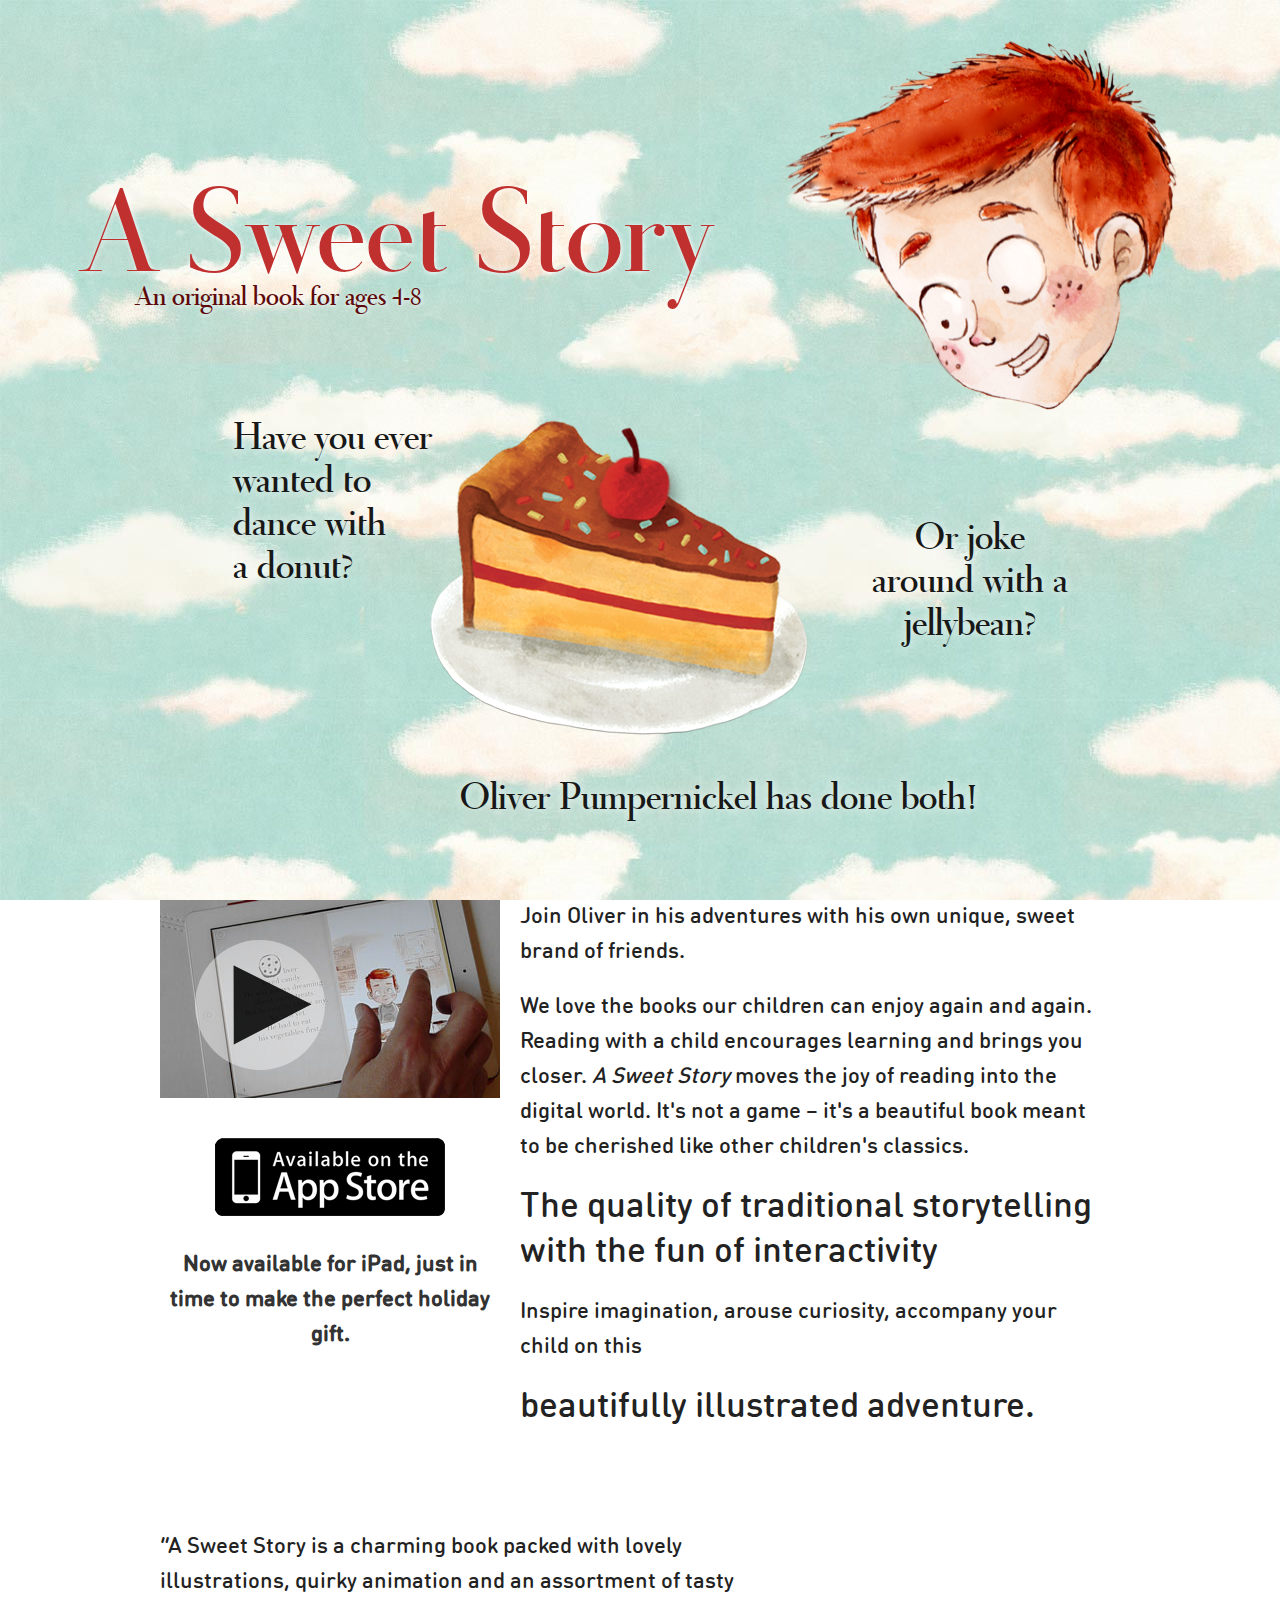
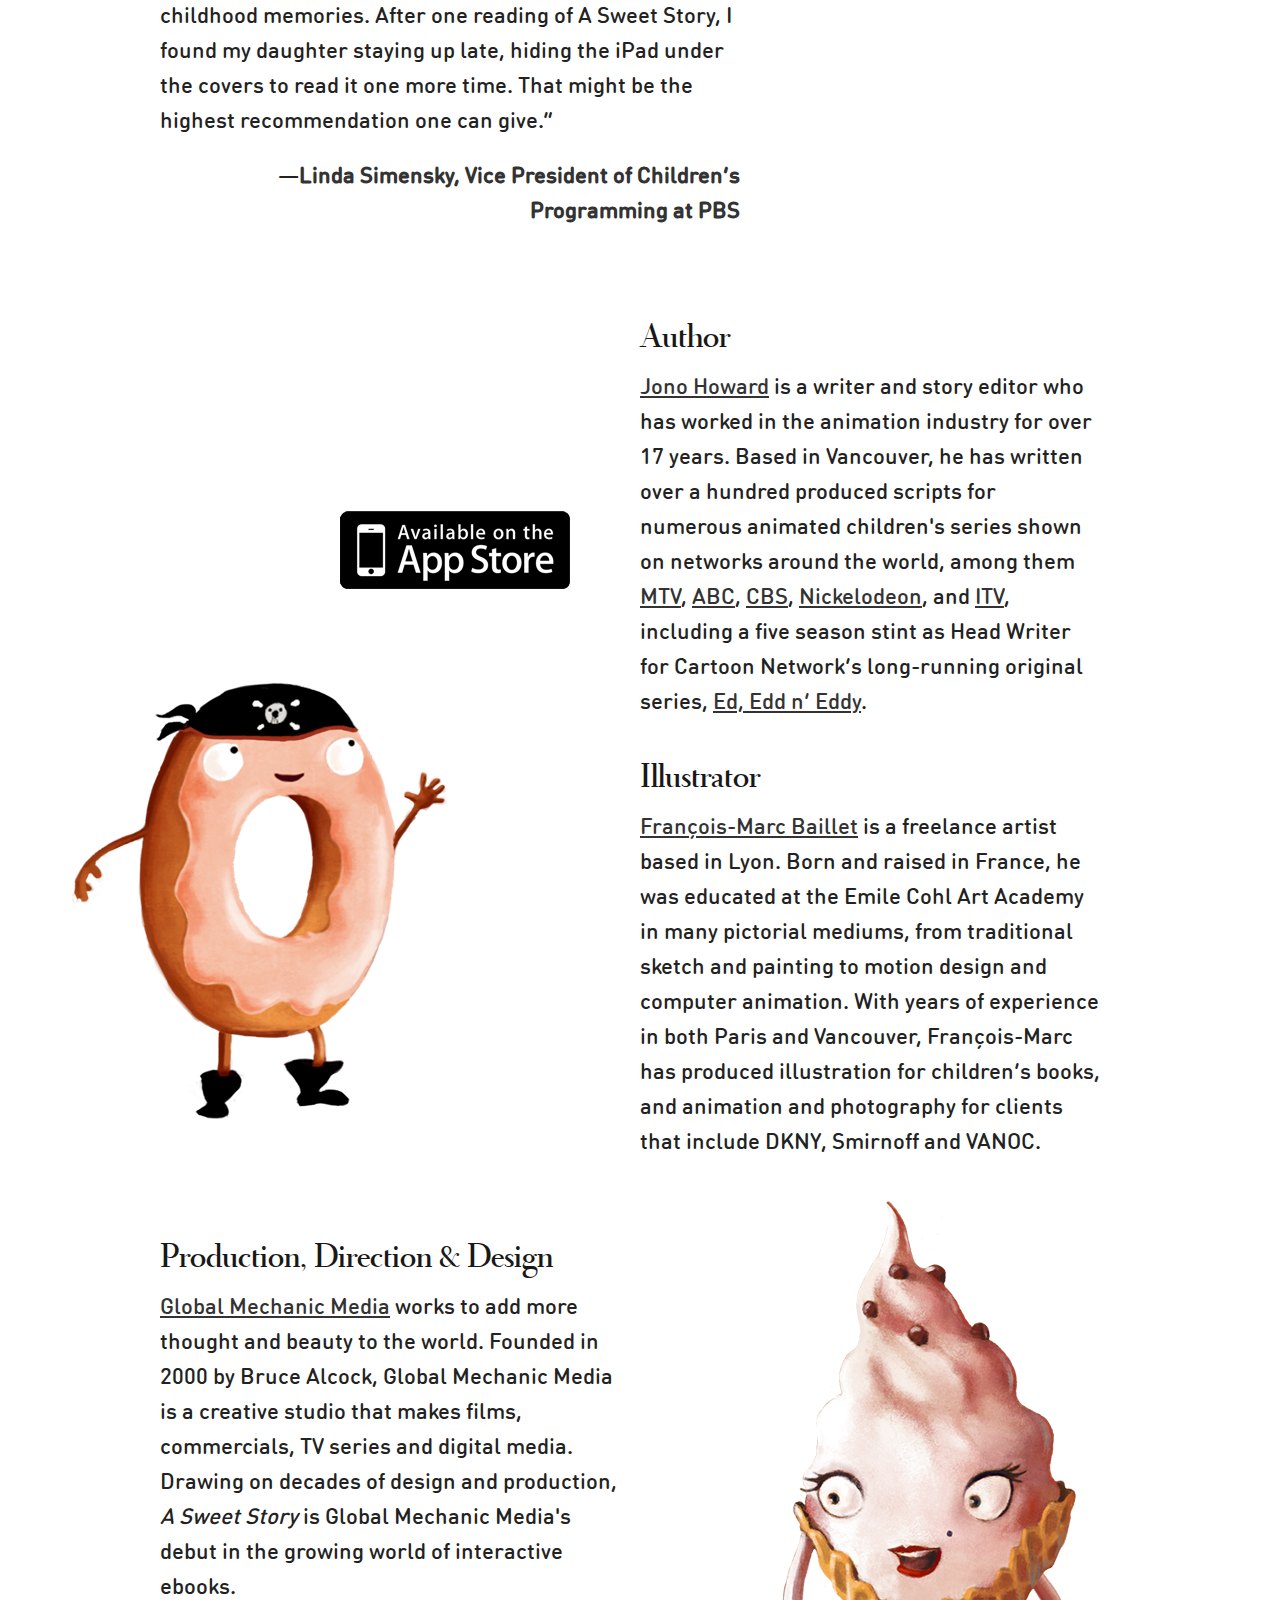
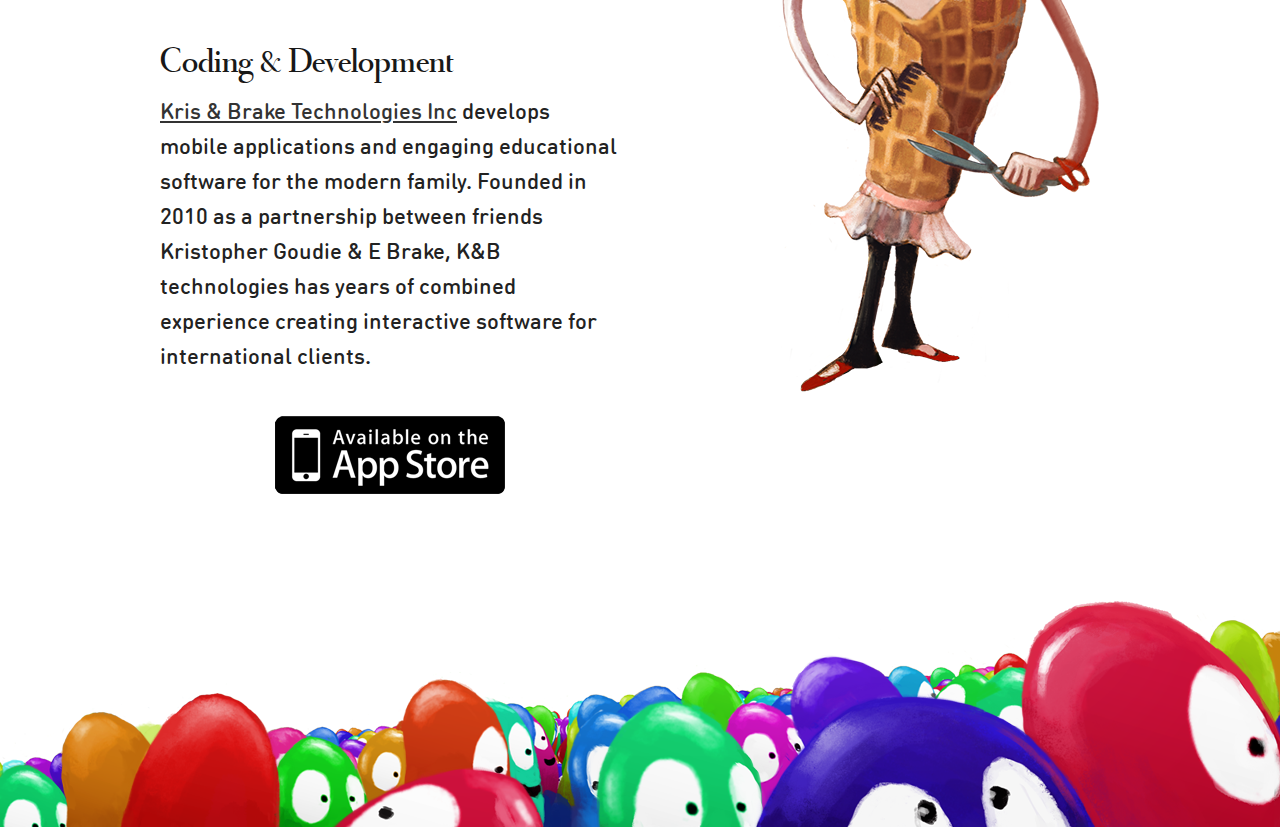
<file: index.html>
<!DOCTYPE html>
<!--[if lt IE 7 ]><html class="ie ie6" lang="en"> <![endif]-->
<!--[if IE 7 ]><html class="ie ie7" lang="en"> <![endif]-->
<!--[if IE 8 ]><html class="ie ie8" lang="en"> <![endif]-->
<!--[if (gte IE 9)|!(IE)]><!--><html lang="en"> <!--<![endif]-->
<head>
  <meta charset="utf-8">
  <title>A Sweet Story - The touching tale of Oliver the sweet toothed kid</title>
  <meta name="description" content="The touching tale of Oliver the sweet toothed kid">
  <meta name="author" content="">
  <meta name="viewport" content="width=device-width, initial-scale=1, maximum-scale=1">
  <script src="scripts.min.js"></script>
  <link rel="stylesheet" href="css/style.min.css">
  <link rel="shortcut icon" href="images/favicon.ico">
  <script type="text/javascript">
    var _gaq = _gaq || [];
    _gaq.push(['_setAccount', 'UA-5743826-5']);
    _gaq.push(['_trackPageview']);

    (function() {
      var ga = document.createElement('script'); ga.type = 'text/javascript'; ga.async = true;
      ga.src = ('https:' == document.location.protocol ? 'https://ssl' : 'http://www') + '.google-analytics.com/ga.js';
      var s = document.getElementsByTagName('script')[0]; s.parentNode.insertBefore(ga, s);
    })();
  </script>
</head>

<body>
  <div id="offscreen-elements-wrap">
    <div class="container">
      <div class="oliver-head"></div>
    	<header>
        <hgroup>
      		<h1>A Sweet Story</h1>
          <h3>An original book for ages 4-8</h3>
        </hgroup>
    	</header>
      <div id="intro">
        <div class="cake-plate">
        </div>
        <h2 class="question first">
          Have you ever<br>
          wanted to<br>
          dance with<br>
          a donut?</h2>
        <h2 class="question second">
          Or joke<br>
          around with a<br>
          jellybean?</h2>
        <h2 class="question third">
          Oliver Pumpernickel has done both!
        </h2>
      </div>
  		<div id="describe" class="row">
        <div class="columns six alpha">
          <video id="sweet-story-video" class="" controls="controls" preload="none" width="340" height="198" poster="images/video-thumb.jpg">
            <source src="video/sweetstory.mp4" type='video/mp4'>
            <source src="video/sweetstory.webm" type='video/webm'>
          </video>
          <p><a href="https://itunes.apple.com/us/app/a-sweet-story/id568246309?ls=1&amp;mt=8" class="app-store"></a></p>
          <p><strong>Now available for iPad, just in time to make the perfect holiday gift.</strong></p>
        </div>
        <div class="columns ten omega">
          <p>Join Oliver in his adventures with his own unique, sweet brand of friends.</p>
          <p>We love the books our children can enjoy again and again. Reading with a child encourages learning and brings you closer. <em>A Sweet Story</em> moves the joy of reading into the digital world. It's not a game &ndash; it's a beautiful book meant to be cherished like other children's classics.</p>
          <p class="big">The quality of traditional storytelling with the fun of interactivity</p>
          <p>Inspire imagination, arouse curiosity, accompany your child on this</p>
          <p class="big">beautifully illustrated adventure.</p>
        </div>
  		</div>
      <div id="about" class="row ready">
        <div class="columns ten alpha">
          <p>&ldquo;A Sweet Story is a charming book packed with lovely illustrations, quirky animation and an assortment of tasty childhood memories. After one reading of A Sweet Story, I found my daughter staying up late, hiding the iPad under the covers to read it one more time. That might be the highest recommendation one can give.&rdquo;</p>
          <p style="text-align: right;">&mdash;<strong>Linda Simensky, Vice President of Children’s Programming at PBS</strong></p>
        </div>
        <div class="columns six omega">
          <div class="sled hide"></div>
        </div>
      </div>
      <div id="creative" class="row">
        <div class="columns eight alpha">
          <div class="donut"></div>
          <a href="https://itunes.apple.com/us/app/a-sweet-story/id568246309?ls=1&amp;mt=8" class="app-store"></a>
        </div>
        <div class="columns eight omega">
          <h2>Author</h2>
          <p><a href="http://en.wikipedia.org/wiki/Jono_Howard">Jono Howard</a> is a writer and story editor who has worked in the animation industry for over 17 years. Based in Vancouver, he has written over a hundred produced scripts for numerous animated children's series shown on networks around the world, among them <a href="http://www.mtv.com">MTV</a>, <a href="http://abc.go.com">ABC</a>, <a href="http://www.cbs.com">CBS</a>, <a href="http://www.nick.com">Nickelodeon</a>, and <a href="http://www.itv.com">ITV</a>, including a five season stint as Head Writer for Cartoon Network’s long-running original series, <a href="http://www.cartoonnetwork.ca/tv/eds/index.php">Ed, Edd n’ Eddy</a>.</p>
          <h2>Illustrator</h2>
          <p><a href="http://www.fmbaillet.com">Fran&ccedil;ois-Marc Baillet</a> is a freelance artist based in Lyon. Born and raised in France, he was educated at the Emile Cohl Art Academy in many pictorial mediums, from traditional sketch and painting to motion design and computer animation. With years of experience in both Paris and Vancouver, Fran&ccedil;ois-Marc has produced illustration for children&rsquo;s books, and animation and photography for clients that include DKNY, Smirnoff and VANOC.</p>
        </div>
      </div>
      <div id="production">
        <div class="columns eight alpha">
          <h2>Production, Direction &amp; Design</h2>
          <p><a href="http://globalmechanic.com">Global Mechanic Media</a> works to add more thought and beauty to the world. Founded in 2000 by Bruce Alcock, Global Mechanic Media is a creative studio that makes films, commercials, TV series and digital media. Drawing on decades of design and production, <em>A Sweet Story</em> is Global Mechanic Media's debut in the growing world of interactive ebooks.</p>
          <h2>Coding &amp; Development</h2>
          <p><a href="http://www.krisandbrake.com">Kris &amp; Brake Technologies Inc</a> develops mobile applications and engaging educational software for the modern family. Founded in 2010 as a partnership between friends Kristopher Goudie &amp; E Brake, K&amp;B technologies has years of combined experience creating interactive software for international clients.</p>
          <div class="app-store-wrap">
            <a href="https://itunes.apple.com/us/app/a-sweet-story/id568246309?ls=1&amp;mt=8" class="app-store"></a>
          </div>
        </div>
        <div class="columns eight omega">
          <div class="ice-cream"></div>
        </div>
      </div>
    </div>
  </div>
  <footer>
    <div class="jellybeans back"></div>
    <div class="jellybeans mid"></div>
    <div class="jellybeans front"></div>
  </footer>
</body>
</html>
</file>
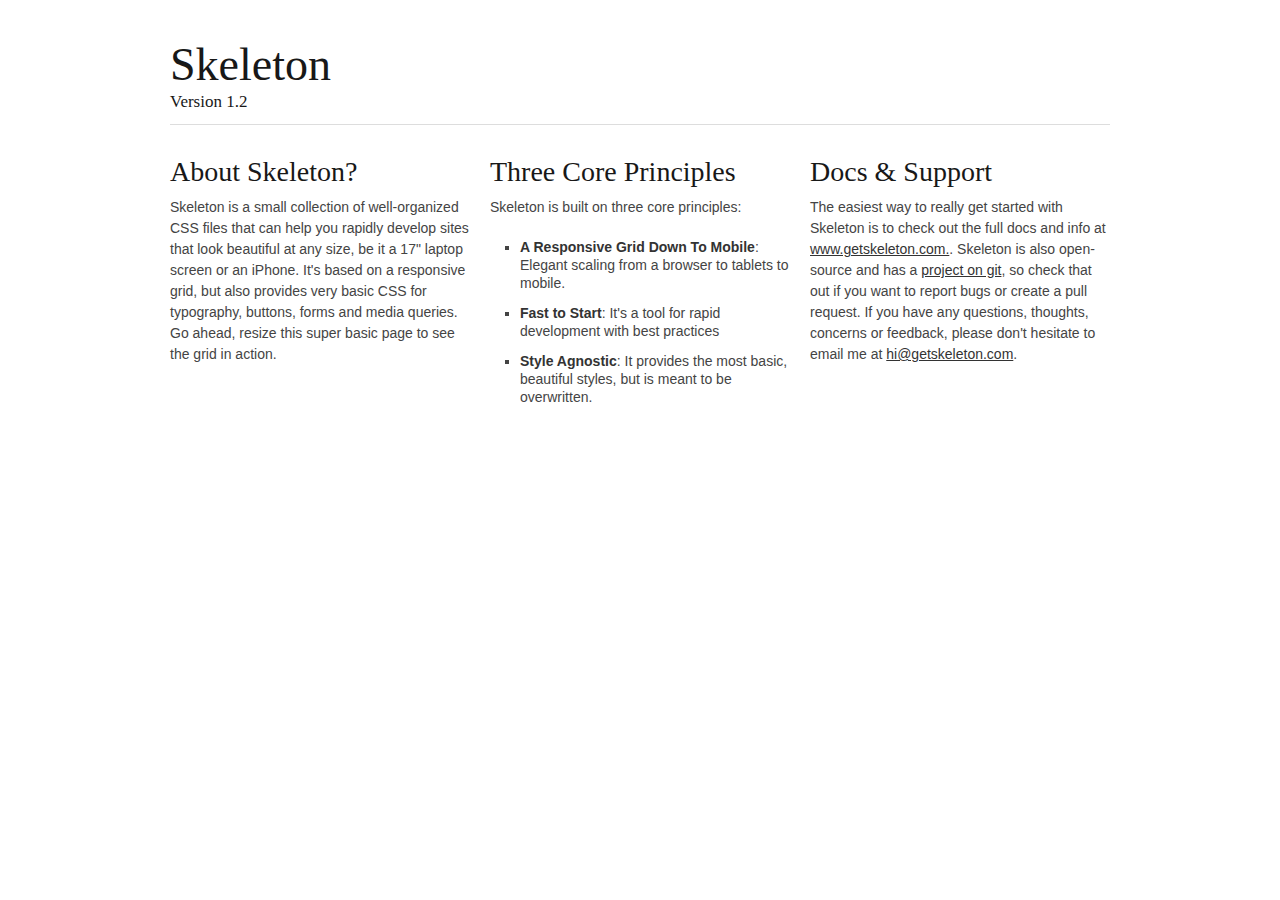
<file: css/skeleton/index.html>
<!DOCTYPE html>
<!--[if lt IE 7 ]><html class="ie ie6" lang="en"> <![endif]-->
<!--[if IE 7 ]><html class="ie ie7" lang="en"> <![endif]-->
<!--[if IE 8 ]><html class="ie ie8" lang="en"> <![endif]-->
<!--[if (gte IE 9)|!(IE)]><!--><html lang="en"> <!--<![endif]-->
<head>

	<!-- Basic Page Needs
  ================================================== -->
	<meta charset="utf-8">
	<title>Your Page Title Here :)</title>
	<meta name="description" content="">
	<meta name="author" content="">

	<!-- Mobile Specific Metas
  ================================================== -->
	<meta name="viewport" content="width=device-width, initial-scale=1, maximum-scale=1">

	<!-- CSS
  ================================================== -->
	<link rel="stylesheet" href="stylesheets/base.css">
	<link rel="stylesheet" href="stylesheets/skeleton.css">
	<link rel="stylesheet" href="stylesheets/layout.css">

	<!--[if lt IE 9]>
		<script src="http://html5shim.googlecode.com/svn/trunk/html5.js"></script>
	<![endif]-->

	<!-- Favicons
	================================================== -->
	<link rel="shortcut icon" href="images/favicon.ico">
	<link rel="apple-touch-icon" href="images/apple-touch-icon.png">
	<link rel="apple-touch-icon" sizes="72x72" href="images/apple-touch-icon-72x72.png">
	<link rel="apple-touch-icon" sizes="114x114" href="images/apple-touch-icon-114x114.png">

</head>
<body>



	<!-- Primary Page Layout
	================================================== -->

	<!-- Delete everything in this .container and get started on your own site! -->

	<div class="container">
		<div class="sixteen columns">
			<h1 class="remove-bottom" style="margin-top: 40px">Skeleton</h1>
			<h5>Version 1.2</h5>
			<hr />
		</div>
		<div class="one-third column">
			<h3>About Skeleton?</h3>
			<p>Skeleton is a small collection of well-organized CSS files that can help you rapidly develop sites that look beautiful at any size, be it a 17" laptop screen or an iPhone. It's based on a responsive grid, but also provides very basic CSS for typography, buttons, forms and media queries. Go ahead, resize this super basic page to see the grid in action.</p>
		</div>
		<div class="one-third column">
			<h3>Three Core Principles</h3>
			<p>Skeleton is built on three core principles:</p>
			<ul class="square">
				<li><strong>A Responsive Grid Down To Mobile</strong>: Elegant scaling from a browser to tablets to mobile.</li>
				<li><strong>Fast to Start</strong>: It's a tool for rapid development with best practices</li>
				<li><strong>Style Agnostic</strong>: It provides the most basic, beautiful styles, but is meant to be overwritten.</li>
			</ul>
		</div>
		<div class="one-third column">
			<h3>Docs &amp; Support</h3>
			<p>The easiest way to really get started with Skeleton is to check out the full docs and info at <a href="http://www.getskeleton.com">www.getskeleton.com.</a>. Skeleton is also open-source and has a <a href="https://github.com/dhgamache/skeleton">project on git</a>, so check that out if you want to report bugs or create a pull request. If you have any questions, thoughts, concerns or feedback, please don't hesitate to email me at <a href="mailto:hi@getskeleton.com">hi@getskeleton.com</a>.</p>
		</div>

	</div><!-- container -->


<!-- End Document
================================================== -->
</body>
</html>
</file>
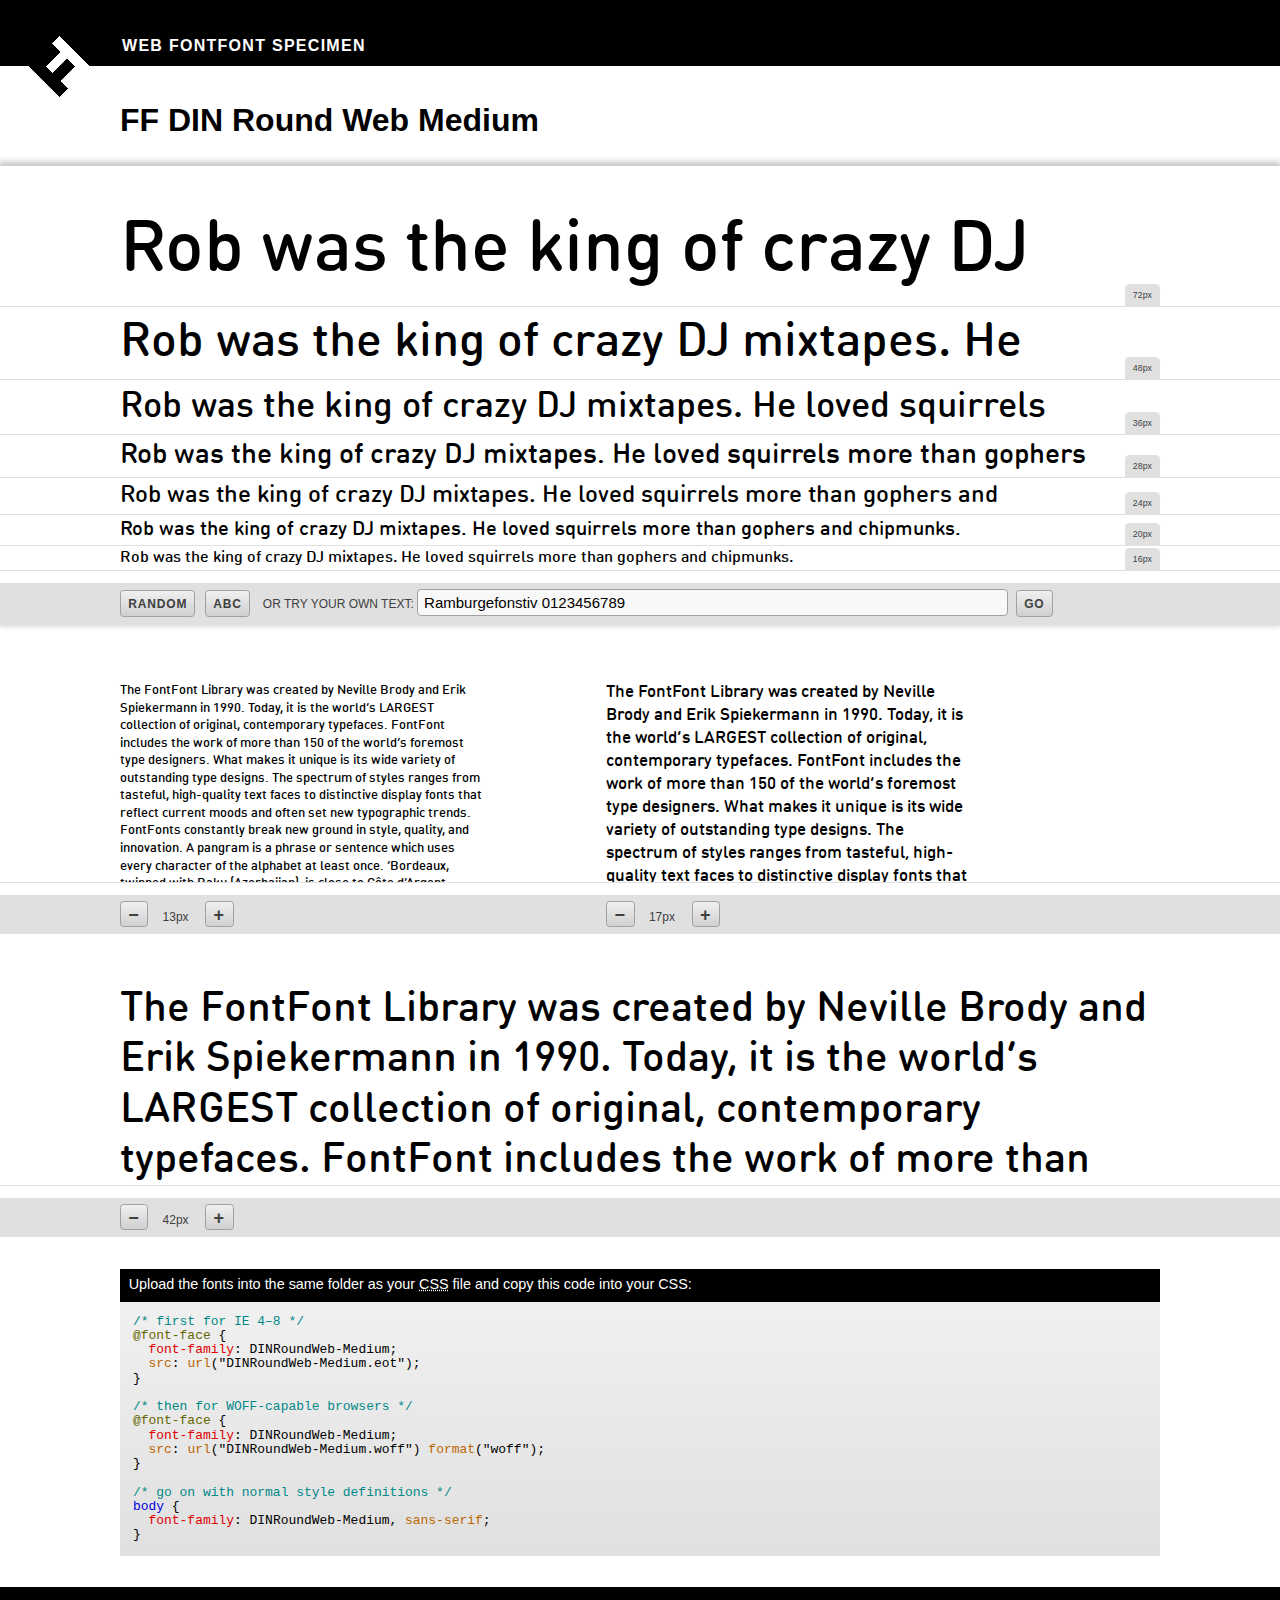
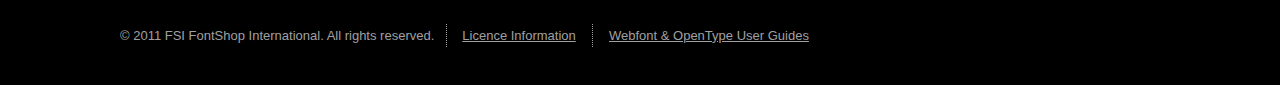
<file: css/din/DINRoundWebMedium.html>
<!DOCTYPE HTML PUBLIC "-//W3C//DTD HTML 4.01//EN"
	"http://www.w3.org/TR/html4/strict.dtd">
<html lang="en">
	<head>
		<meta http-equiv="X-UA-Compatible" content="IE=edge">
		<title>FF DIN Round Web</title>
		<meta http-equiv="Content-Type" content="text/html;charset=utf-8">
		<link rel="copyright" href="http://www.fontfont.com/" title="Copyright">
		<style type="text/css">
			<!--
			/* first for IE 4–8 */
			@font-face {
				font-family: DINRoundWeb-Medium;
				src: url("DINRoundWeb-Medium.eot");
			}

			/* then for WOFF-capable browsers */
			@font-face {
				font-family: DINRoundWeb-Medium;
				src: url("DINRoundWeb-Medium.woff") format("woff");
			}

			/* go on with normal style definitions */
			.sampletext { 
				font-family: DINRoundWeb-Medium, sans-serif;
			}
			
			/* Specific rules for this demo page */
			
			body {
				margin: 0;
				padding: 0;
				background-color: #fff;
				font-family: Arial, sans-serif;
				font-size: 16px;
				line-height: 1.25em;
			}
			
			form p {
				margin: 0;
				padding: 0 0 0 120px;
			}
			
			h1, h2, h3 {
				margin: 0;
			}
			
			h1 {
				text-transform: uppercase;
				letter-spacing: 0.08em;
				background-color: #000;
				color: #fff;
				font-size: 1em;
				line-height: 1.1em;
				padding: 2.3em 0 0.7em 122px;
			}
			
			h2 {
				padding: 1.2em 0 0.9em 120px;
				font-size: 2em;
				line-height: 1em;
			}
			
			h3 {
				font-weight: normal;
				background-color: #000;
				color: #fff;
				padding: 0.3em 0.6em 0.4em 0.6em;
				line-height: 1.6em;
				font-size: 0.9em;
			}
			
			img {
				border: none;
				margin: -68px 0 0 -91px;
				float: left;
			}
			
			input {
				border: 1px solid #a0a0a0;
			}
			
			input[type=button] {
				font-family: Arial, sans-serif;
				background-color: #f0f0f0;
				background: -moz-linear-gradient(top, #f0f0f0, #d0d0d0);
				background: -webkit-gradient(linear, left top, left bottom, from(#f0f0f0), to(#d0d0d0));
				background: linear-gradient(top, #f0f0f0, #d0d0d0);
				color: #404040;
				text-transform: uppercase;
				margin: 0 0.8em 0.4em 0;
				padding: 0.4em 0.6em 0.4em 0.6em;
				font-size: 12px;
				letter-spacing: 0.07em;
				line-height: 16px;
				font-weight: bold;
				-moz-border-radius: 0.3em;
				border-radius: 0.3em;
			}
			
			input[type=button]:hover {
				background-color: #fff;
				background: -moz-linear-gradient(top, #fff, #e0e0e0);
				background: -webkit-gradient(linear, left top, left bottom, from(#fff), to(#e0e0e0));
				background: linear-gradient(top, #fff, #e0e0e0);
			}
			
			input[type=button]:active {
				background-color: #d0d0d0;
				background: -moz-linear-gradient(top, #d0d0d0, #f0f0f0);
				background: -webkit-gradient(linear, left top, left bottom, from(#d0d0d0), to(#f0f0f0));
				background: linear-gradient(top, #d0d0d0, #f0f0f0);
			}
			
			input[type=text] {
				padding: 0.25em 0.4em 0.3em 0.4em;
				margin: 0 0.3em 0 0;
				font-size: 15px;
				line-height: 15px;
				background-color: #f8f8f8;
				-moz-border-radius: 4px;
				border-radius: 4px;
			}
			
			pre {
				font-family: Consolas, Courier, monospace;
				font-size: 0.81em;
				line-height: 1.1em;
				background-color: #e0e0e0;
				background: -moz-linear-gradient(top, #f0f0f0, #e0e0e0);
				background: -webkit-gradient(linear, left top, left bottom, from(#f0f0f0), to(#e0e0e0));
				background: linear-gradient(top, #f0f0f0, #e0e0e0);
				margin: 0;
				padding: 1em;
			}
			
			table {
				width: 100%;
				border-collapse: collapse;
			}
			
			td, th {
				vertical-align: bottom;
				font-weight: normal;
				padding: 0;
			}
			
			td.small1, td.small2, td.space, td.small3, #waterfall td, #waterfall th {
				border-bottom: 1px solid #e0e0e0;
			}
			
			td a:hover {
				background: none;
			}
			
			th {
				width: 2.2em;
				padding: 0 120px 0 0;
			}
			
			th p {
				font-size: 0.55em;
				margin: 0;
				padding: 0.1em 0.5em 0.1em 0.5em;
				color: #404040;
				background-color: #e0e0e0;
				-moz-border-radius-topleft: 0.5em;
				-moz-border-radius-topright: 0.5em;
				border-top-left-radius: 0.5em;
				border-top-right-radius: 0.5em;
			}
			
			#code, .sample {
				margin: 0;
				padding: 2em 0 0 0;
				color: #000;
			}
			
			#code {
				margin: 0 120px;
			}
			
			#foot {
				margin: 2.4em 0 0 0;
				padding: 3em 120px;
				background-color: #000;
				color: #a0a0a0;
				font-size: 13px;
				line-height: 20px;
			}
			
			#foot a:link, #foot a:visited, #foot a:hover, #foot a:active {
				color: #a0a0a0;
				text-decoration: underline;
				padding: 0.3em 1em 0.3em 1.2em;
				border-left: 1px dotted #a0a0a0;
				margin: 0 -0.6em 0 0.6em;
			}

			#foot a:hover, #foot a:active {
				color: #f0f0f0;
			}
			
			.shadow {
				-moz-box-shadow: 0 -0.1em 0.4em 0.07em #c0c0c0;
				-webkit-box-shadow: 0 -0.1em 0.4em 0.07em #c0c0c0;
				box-shadow: 0 -0.1em 0.4em 0.07em #c0c0c0;
				border-top: 1px solid #d0d0d0;
			}
			
			.sample, #foot { min-width: 32em; }
			
			.sample td p.sampletext {
				overflow: hidden;
				line-height: 1.5em;
				height: 1.5em;
				margin: 0;
				padding: 0 0 0 120px;
			}
			
			.sample .small td {
				vertical-align: top;
			}
			
			.sample .small td p.sampletext {
				height: 200px;
				line-height: 1.35em;
			}
			
			td.small1, td.small2 {
				padding-top: 1.6em;
				width: 38%;
			}
			
			td.small3 {
				padding-top: 3.2em;
				padding-right: 120px;
			}
			
			#bigcontrol, .smallcontrol {
				background-color: #e0e0e0;
				color: #404040;
				margin: 1em 0 0 0;
				padding: 0.5em 0.8em 0.2em 0;
				font-size: 0.75em;
				line-height: 1em;
			}
			
			#bigcontrol a, .smallcontrol a {
				margin: 0 1.4em 0 0;
				padding: 0;
			}
			
			#bigcontrol {
				text-transform: uppercase;
			}
			
			#big1 { font-size: 72px; }
			#big2 { font-size: 48px; }
			#big3 { font-size: 36px; }
			#big4 { font-size: 28px; }
			#big5 { font-size: 24px; }
			#big6 { font-size: 20px; }
			#big7 { font-size: 16px; }
			#small1 { font-size: 13px; }
			#small2 { font-size: 17px; }
			
			#small3 {
				font-size: 42px;
				line-height: 1.2em;
			}
			
			.comment { color: #088; }
			.rule    { color: #660; }
			.element { color: #00d; }
			.keyword { color: #d00; }
			.prop    { color: #b60; }
			
			.nobr { white-space: nowrap; }
			
			.smallcontrol input {
				margin: 0 0.8em 0.25em 0;
				padding: 0.1em 0.4em 0em 0.4em;
				font-size: 18px;
				line-height: 22px;
				-moz-border-radius: 0.2em;
				border-radius: 0.2em;
			}
			
			.smallSampleSize { margin-right: 0.8em; }
			
			-->
		</style>
		<script type="text/javascript">
			//<![CDATA[
			
			var myRandomSamples = new Array(
				"’n Pak kaarte be​staan uit 52 unieke kaarte.", // Afrikaans
				"Lirika përveç epikës dhe dra​ma​ti​kës është dhunti e tretë letrare", // Albanian
				"Peurvuiañ e vez un toullig en diaz, d’an dour da vont kuit.", // Breton
				"L’accés a l’aigua dolça és de​ter​mi​nant en l’expan​sió de les especies. També podrà des​qua​li​ficar juga​dors, d’acord amb la regla 5.", // Catalan
				"Ved ordspil forstås der et sam​spil imellem to eller flere se​man​tis​ke felter ved hjælp af ligheder på udtryksniveau.", // Danish
				"Het is de voedselbron van zoö​plankton en van hogere dieren.", // Dutch
				"Vicente Guerrero heeft 55.760 in​woners (census 2005) en is de hoofd​plaats van de gemeente San Pablo del Monte.", // Dutch
				"The quick brown fox jumps over the lazy dog.", // English
				"Võid on valmistatud ajast, kui loomapiima on toiduks tarvitatud.", // Estonian
				"Possessiivisuffiksi lii​tetään mah​dollisen sija​päätteen jälkeen.", // Finnish
				"Ces missions sont très souvent assurées par la même personne morale.", // French
				"Son intention est d’extirper les élé​ments qui re​ndent le golf él​itaire et le rendre à la portée de tout le monde.", // French
				"Al è muart di fan parcè che nol veve il fîl par taiâ la polente", // Friulian
				"Patroclo é o amigo máis próximo a Aqui​les, o seu compañeiro de armas.", // Galician
				"Eva jagt zwei Box​kämp​fer quer durch Sylt.", // German
				"1894 begann Drapers Haupt​schaffens​periode, in der er vor allem Themen aus der griechischen Mythologie großformatig malte.", // German
				"Snemmgrískur tími fyl​gir í kjöl​far myr​ku al​dan​na í sögu Grikk​lands Á þessum tíma", // Icelandic
				"Bendera Mada​gaskar disetujui tanggal 14 Oktober 1958, dua tahun sebelum kemer​dekaan, sementara Madagaskar bersiap-siap untuk referendum mengenai statusnya dalam erkumpulan Perancis.", // Indonesian
				"Significato de un obra litte​rari, sin con​side​ration de su expression.", // Interlingua
				"De ghnáth is gnío​mhaío​chtaí daonna atá i gceist.", // Irish
				"La lira è uno stru​men​to musi​cale a corde, noto fino dall’antichità greca classica; i poeti recitavano accompagnati da essa.", // Italian
				"Tendenzialmente la moda è in​comin​ciata all’inizio del ventunesimo secolo.", // Italian
				"Si soll eng éischte Kéier am Joer 1787 als Käre​mille ge​nannt gi sinn. Am Joer 1910 ass d’Mil​len un den Eugène La​mort, engem Neveu vum Jules Lamort, verkaaft ginn.", // Luxemburgish
				"Fototra amin’ny nahandro mala​gasy, aziatika sy indianina izy.", // Malagasy
				"En tesla er en svært stor enhet, jor​dens magnet​felt er på ca. 30 – 60 μT.", // Norwegian
				"Generalament, aquò se tròba a la pesca​riá, mas tanben al taulièr del fresc.", // Occitan
				"Cessou sua ativi​dade no fim da década de 1870.", // Portuguese
				"Tha e glè aotrom, agus a tha a’ fleòdrainn.", // Scottish Gaelic
				"Se comenzó por organizar lo que se lla​maba la gramática.", // Spanish
				"För varje vuxen älg som fälls skall en fällav​gift betalas till läns​styrelsen.", // Swedish
				"Sila ay karaniwang naninirahan mala​pit sa mga lawa at ilog.", // Tagalog
				"Li må d’ Lyme est foirt målåjhey a ric​noxhe, aprume å cmince.", // Walloon
				"Rob was the king of crazy DJ mix​tapes. He loved squir​rels more than gophers and chip​munks." // English
			);
			
			var mySampleIds = new Array("big1", "big2", "big3", "big4", "big5", "big6", "big7");
			
			var smallSampleSize = new Array(13, 17, 42);
			
			function updateSample(myText){
				var i;
				var sample;
				for (i in mySampleIds){
					sample = document.getElementById(mySampleIds[i]);
					sample.innerText = myText;
					sample.firstChild.nodeValue = myText;
				}
				if (myText.match(unescape('%79%65%6C%6C%6F%77'))){document.getElementsByTagName("h2")[0].style.backgroundColor="#ffde00";}
			}
			
			function abcSample(){updateSample("A​B​C​D​E​F​G​H​I​J​K​L​M​N​O​P​Q​R​S​T​U​V​W​X​Y​Z a​b​c​d​e​f​g​h​i​j​k​l​m​n​o​p​q​r​s​t​u​v​w​x​y​z 0​1​2​3​4​5​6​7​8​9");}
    	function customSample(){updateSample(document.bigcontrol.customSampleText.value);}
    	function randomSample(){updateSample(myRandomSamples[Math.round(Math.random()*(myRandomSamples.length-1))]);}
			
			function changeSampleSize(j, d){
				sample = document.getElementById("small" + j);
				if ((smallSampleSize[j-1] + d) > 0) {
					smallSampleSize[j-1] += d;
					newSize = smallSampleSize[j-1] + "px";
					sample.style.fontSize = newSize;
					var sizeDisplay = new Array();
					sizeDisplay = document.getElementsByName("smallSampleSize");
					sizeDisplay[j-1].innerText = newSize;
					sizeDisplay[j-1].firstChild.nodeValue = newSize;
				}
			}
			//]]>
		</script>

	</head>
	<body>
		<h1>Web FontFont Specimen</h1>
		<h2><img src="[data-uri]" width="61" height="61" alt="">FF DIN Round Web Medium</h2>
		<div class="sample shadow">
			<table id="waterfall">
				<tr>
					<td><p class="sampletext" id="big1">Rob was the king of crazy DJ mixtapes. He loved squirrels more than gophers and chipmunks.</p></td>
					<th><p>72px</p></th>
				</tr>
				<tr>
					<td><p class="sampletext" id="big2">Rob was the king of crazy DJ mixtapes. He loved squirrels more than gophers and chipmunks.</p></td>
					<th><p>48px</p></th>
				</tr>
				<tr>
					<td><p class="sampletext" id="big3">Rob was the king of crazy DJ mixtapes. He loved squirrels more than gophers and chipmunks.</p></td>
					<th><p>36px</p></th>
				</tr>
				<tr>
					<td><p class="sampletext" id="big4">Rob was the king of crazy DJ mixtapes. He loved squirrels more than gophers and chipmunks.</p></td>
					<th><p>28px</p></th>
				</tr>
				<tr>
					<td><p class="sampletext" id="big5">Rob was the king of crazy DJ mixtapes. He loved squirrels more than gophers and chipmunks.</p></td>
					<th><p>24px</p></th>
				</tr>
				<tr>
					<td><p class="sampletext" id="big6">Rob was the king of crazy DJ mixtapes. He loved squirrels more than gophers and chipmunks.</p></td>
					<th><p>20px</p></th>
				</tr>
				<tr>
					<td><p class="sampletext" id="big7">Rob was the king of crazy DJ mixtapes. He loved squirrels more than gophers and chipmunks.</p></td>
					<th><p>16px</p></th>
				</tr>
			</table>
			<form name="bigcontrol" id="bigcontrol" action="javascript:customSample();"><p><input name="randomSampleBtn" value="Random" type="button" onclick="randomSample()"><input name="abcSampleBtn" value="ABC" type="button" onclick="abcSample()">
			Or try your own text: <span class="nobr"><input name="customSampleText" type="text" size="62" maxlength="120" value="Ramburgefonstiv 0​1​2​3​4​5​6​7​8​9"> <input name="customSampleBtn" type="button" value="Go" onclick="customSample()"></span></p></form>
		</div>
		<div class="sample">
			<table class="small">
				<tr>
					<td class="small1"><p class="sampletext" id="small1">The FontFont Library was created by Neville Brody and Erik Spiekermann in 1990. Today, it is the world’s LARGEST collection of original, contemporary typefaces. FontFont includes the work of more than 150 of the world’s foremost type designers. What makes it unique is its wide variety of outstanding type designs. The spectrum of styles ranges from tasteful, high-quality text faces to distinctive display fonts that reflect current moods and often set new typographic trends. FontFonts constantly break new ground in style, quality, and innovation. A pangram is a phrase or sentence which uses every character of the alphabet at least once. ‘Bordeaux, twinned with Baku (Azerbaijan), is close to Côte d’Argent, where famous explorer Jacques-Yves Cousteau was born’, for instance, contains every letter. Often only a single test word is used, such as Handgloves, Rafgenduks or Hamburgefonstiv. These words are chosen because they contain many of the different shapes and strokes found in a typeface.</p></td>
					<td class="small2"><p class="sampletext" id="small2">The FontFont Library was created by Neville Brody and Erik Spiekermann in 1990. Today, it is the world’s LARGEST collection of original, contemporary typefaces. FontFont includes the work of more than 150 of the world’s foremost type designers. What makes it unique is its wide variety of outstanding type designs. The spectrum of styles ranges from tasteful, high-quality text faces to distinctive display fonts that reflect current moods and often set new typographic trends. FontFonts constantly break new ground in style, quality, and innovation. A pangram is a phrase or sentence which uses every character of the alphabet at least once. ‘Bordeaux, twinned with Baku (Azerbaijan), is close to Côte d’Argent, where famous explorer Jacques-Yves Cousteau was born’, for instance, contains every letter. Often only a single test word is used, such as Handgloves, Rafgenduks or Hamburgefonstiv. These words are chosen because they contain many of the different shapes and strokes found in a typeface.</p></td>
					<td class="space">&nbsp;</td>
				</tr>
				<tr>
					<td><form name="smallcontrol1" class="smallcontrol" action="javascript:return(False);">
						<p><input name="smallerBtn" type="button" value="−" onclick="changeSampleSize(1, -1)"><a name="smallSampleSize" class="smallSampleSize">13px</a><input name="largerBtn" type="button" value="+" onclick="changeSampleSize(1, 1)"></p></form></td>
					<td colspan="2"><form name="smallcontrol2" class="smallcontrol" action="javascript:return(False);">
						<p><input name="smallerBtn" type="button" value="−" onclick="changeSampleSize(2, -1)"><a name="smallSampleSize" class="smallSampleSize">17px</a><input name="largerBtn" type="button" value="+" onclick="changeSampleSize(2, 1)"></p></form></td>
				</tr>
				<tr>
					<td class="small3" colspan="3"><p class="sampletext" id="small3">The FontFont Library was created by Neville Brody and Erik Spiekermann in 1990. Today, it is the world’s LARGEST collection of original, contemporary typefaces. FontFont includes the work of more than 150 of the world’s foremost type designers. What makes it unique is its wide variety of outstanding type designs. The spectrum of styles ranges from tasteful, high-quality text faces to distinctive display fonts that reflect current moods and often set new typographic trends. FontFonts constantly break new ground in style, quality, and innovation. A pangram is a phrase or sentence which uses every character of the alphabet at least once. ‘Bordeaux, twinned with Baku (Azerbaijan), is close to Côte d’Argent, where famous explorer Jacques-Yves Cousteau was born’, for instance, contains every letter. Often only a single test word is used, such as Handgloves, Rafgenduks or Hamburgefonstiv. These words are chosen because they contain many of the different shapes and strokes found in a typeface.</p></td>
				</tr>
				<tr>
					<td colspan="3"><form name="smallcontrol3" class="smallcontrol" action="javascript:return(False);">
						<p><input name="smallerBtn" type="button" value="−" onclick="changeSampleSize(3, -1)"><a name="smallSampleSize" class="smallSampleSize">42px</a><input name="largerBtn" type="button" value="+" onclick="changeSampleSize(3, 1)"></p>
						</form></td>
				</tr>
			</table>
		</div>
		<div id="code">
			<h3>Upload the fonts into the same folder as your <abbr title="Cascading Style Sheet">CSS</abbr> file and copy this code into your CSS:</h3>
			<pre><span class="comment">/* first for IE 4–8 */</span>
<span class="rule">@font-face</span> {
  <span class="keyword">font-family</span>: DINRoundWeb-Medium;
  <span class="prop">src</span>: <span class="prop">url</span>("DINRoundWeb-Medium.eot");
}

<span class="comment">/* then for WOFF-capable browsers */</span>
<span class="rule">@font-face</span> {
  <span class="keyword">font-family</span>: DINRoundWeb-Medium;
  <span class="prop">src</span>: <span class="prop">url</span>("DINRoundWeb-Medium.woff") <span class="prop">format</span>("woff");
}

<span class="comment">/* go on with normal style definitions */</span>
<span class="element">body</span> { 
  <span class="keyword">font-family</span>: DINRoundWeb-Medium, <span class="prop">sans-serif</span>;
}</pre>
		</div>
		<p id="foot">© 2011 FSI FontShop International. All rights reserved.
				<a href="http://www.fontfont.com/eula-web">Licence Information</a>
				<a href="http://www.fontfont.com/formats/">Webfont &amp; OpenType User Guides</a></p>
	</body>
</html>
</file>
<file: css/skeleton/stylesheets/base.css>
/*
* Skeleton V1.2
* Copyright 2011, Dave Gamache
* www.getskeleton.com
* Free to use under the MIT license.
* http://www.opensource.org/licenses/mit-license.php
* 6/20/2012
*/


/* Table of Content
==================================================
	#Reset & Basics
	#Basic Styles
	#Site Styles
	#Typography
	#Links
	#Lists
	#Images
	#Buttons
	#Forms
	#Misc */


/* #Reset & Basics (Inspired by E. Meyers)
================================================== */
	html, body, div, span, applet, object, iframe, h1, h2, h3, h4, h5, h6, p, blockquote, pre, a, abbr, acronym, address, big, cite, code, del, dfn, em, img, ins, kbd, q, s, samp, small, strike, strong, sub, sup, tt, var, b, u, i, center, dl, dt, dd, ol, ul, li, fieldset, form, label, legend, table, caption, tbody, tfoot, thead, tr, th, td, article, aside, canvas, details, embed, figure, figcaption, footer, header, hgroup, menu, nav, output, ruby, section, summary, time, mark, audio, video {
		margin: 0;
		padding: 0;
		border: 0;
		font-size: 100%;
		font: inherit;
		vertical-align: baseline; }
	article, aside, details, figcaption, figure, footer, header, hgroup, menu, nav, section {
		display: block; }
	body {
		line-height: 1; }
	ol, ul {
		list-style: none; }
	blockquote, q {
		quotes: none; }
	blockquote:before, blockquote:after,
	q:before, q:after {
		content: '';
		content: none; }
	table {
		border-collapse: collapse;
		border-spacing: 0; }


/* #Basic Styles
================================================== */
	body {
		background: #fff;
		font: 14px/21px "HelveticaNeue", "Helvetica Neue", Helvetica, Arial, sans-serif;
		color: #444;
		-webkit-font-smoothing: antialiased; /* Fix for webkit rendering */
		-webkit-text-size-adjust: 100%;
 }


/* #Typography
================================================== */
	h1, h2, h3, h4, h5, h6 {
		color: #181818;
		font-family: "Georgia", "Times New Roman", serif;
		font-weight: normal; }
	h1 a, h2 a, h3 a, h4 a, h5 a, h6 a { font-weight: inherit; }
	h1 { font-size: 46px; line-height: 50px; margin-bottom: 14px;}
	h2 { font-size: 35px; line-height: 40px; margin-bottom: 10px; }
	h3 { font-size: 28px; line-height: 34px; margin-bottom: 8px; }
	h4 { font-size: 21px; line-height: 30px; margin-bottom: 4px; }
	h5 { font-size: 17px; line-height: 24px; }
	h6 { font-size: 14px; line-height: 21px; }
	.subheader { color: #777; }

	p { margin: 0 0 20px 0; }
	p img { margin: 0; }
	p.lead { font-size: 21px; line-height: 27px; color: #777;  }

	em { font-style: italic; }
	strong { font-weight: bold; color: #333; }
	small { font-size: 80%; }

/*	Blockquotes  */
	blockquote, blockquote p { font-size: 17px; line-height: 24px; color: #777; font-style: italic; }
	blockquote { margin: 0 0 20px; padding: 9px 20px 0 19px; border-left: 1px solid #ddd; }
	blockquote cite { display: block; font-size: 12px; color: #555; }
	blockquote cite:before { content: "\2014 \0020"; }
	blockquote cite a, blockquote cite a:visited, blockquote cite a:visited { color: #555; }

	hr { border: solid #ddd; border-width: 1px 0 0; clear: both; margin: 10px 0 30px; height: 0; }


/* #Links
================================================== */
	a, a:visited { color: #333; text-decoration: underline; outline: 0; }
	a:hover, a:focus { color: #000; }
	p a, p a:visited { line-height: inherit; }


/* #Lists
================================================== */
	ul, ol { margin-bottom: 20px; }
	ul { list-style: none outside; }
	ol { list-style: decimal; }
	ol, ul.square, ul.circle, ul.disc { margin-left: 30px; }
	ul.square { list-style: square outside; }
	ul.circle { list-style: circle outside; }
	ul.disc { list-style: disc outside; }
	ul ul, ul ol,
	ol ol, ol ul { margin: 4px 0 5px 30px; font-size: 90%;  }
	ul ul li, ul ol li,
	ol ol li, ol ul li { margin-bottom: 6px; }
	li { line-height: 18px; margin-bottom: 12px; }
	ul.large li { line-height: 21px; }
	li p { line-height: 21px; }

/* #Images
================================================== */

	img.scale-with-grid {
		max-width: 100%;
		height: auto; }


/* #Buttons
================================================== */

	.button,
	button,
	input[type="submit"],
	input[type="reset"],
	input[type="button"] {
		background: #eee; /* Old browsers */
		background: #eee -moz-linear-gradient(top, rgba(255,255,255,.2) 0%, rgba(0,0,0,.2) 100%); /* FF3.6+ */
		background: #eee -webkit-gradient(linear, left top, left bottom, color-stop(0%,rgba(255,255,255,.2)), color-stop(100%,rgba(0,0,0,.2))); /* Chrome,Safari4+ */
		background: #eee -webkit-linear-gradient(top, rgba(255,255,255,.2) 0%,rgba(0,0,0,.2) 100%); /* Chrome10+,Safari5.1+ */
		background: #eee -o-linear-gradient(top, rgba(255,255,255,.2) 0%,rgba(0,0,0,.2) 100%); /* Opera11.10+ */
		background: #eee -ms-linear-gradient(top, rgba(255,255,255,.2) 0%,rgba(0,0,0,.2) 100%); /* IE10+ */
		background: #eee linear-gradient(top, rgba(255,255,255,.2) 0%,rgba(0,0,0,.2) 100%); /* W3C */
	  border: 1px solid #aaa;
	  border-top: 1px solid #ccc;
	  border-left: 1px solid #ccc;
	  -moz-border-radius: 3px;
	  -webkit-border-radius: 3px;
	  border-radius: 3px;
	  color: #444;
	  display: inline-block;
	  font-size: 11px;
	  font-weight: bold;
	  text-decoration: none;
	  text-shadow: 0 1px rgba(255, 255, 255, .75);
	  cursor: pointer;
	  margin-bottom: 20px;
	  line-height: normal;
	  padding: 8px 10px;
	  font-family: "HelveticaNeue", "Helvetica Neue", Helvetica, Arial, sans-serif; }

	.button:hover,
	button:hover,
	input[type="submit"]:hover,
	input[type="reset"]:hover,
	input[type="button"]:hover {
		color: #222;
		background: #ddd; /* Old browsers */
		background: #ddd -moz-linear-gradient(top, rgba(255,255,255,.3) 0%, rgba(0,0,0,.3) 100%); /* FF3.6+ */
		background: #ddd -webkit-gradient(linear, left top, left bottom, color-stop(0%,rgba(255,255,255,.3)), color-stop(100%,rgba(0,0,0,.3))); /* Chrome,Safari4+ */
		background: #ddd -webkit-linear-gradient(top, rgba(255,255,255,.3) 0%,rgba(0,0,0,.3) 100%); /* Chrome10+,Safari5.1+ */
		background: #ddd -o-linear-gradient(top, rgba(255,255,255,.3) 0%,rgba(0,0,0,.3) 100%); /* Opera11.10+ */
		background: #ddd -ms-linear-gradient(top, rgba(255,255,255,.3) 0%,rgba(0,0,0,.3) 100%); /* IE10+ */
		background: #ddd linear-gradient(top, rgba(255,255,255,.3) 0%,rgba(0,0,0,.3) 100%); /* W3C */
	  border: 1px solid #888;
	  border-top: 1px solid #aaa;
	  border-left: 1px solid #aaa; }

	.button:active,
	button:active,
	input[type="submit"]:active,
	input[type="reset"]:active,
	input[type="button"]:active {
		border: 1px solid #666;
		background: #ccc; /* Old browsers */
		background: #ccc -moz-linear-gradient(top, rgba(255,255,255,.35) 0%, rgba(10,10,10,.4) 100%); /* FF3.6+ */
		background: #ccc -webkit-gradient(linear, left top, left bottom, color-stop(0%,rgba(255,255,255,.35)), color-stop(100%,rgba(10,10,10,.4))); /* Chrome,Safari4+ */
		background: #ccc -webkit-linear-gradient(top, rgba(255,255,255,.35) 0%,rgba(10,10,10,.4) 100%); /* Chrome10+,Safari5.1+ */
		background: #ccc -o-linear-gradient(top, rgba(255,255,255,.35) 0%,rgba(10,10,10,.4) 100%); /* Opera11.10+ */
		background: #ccc -ms-linear-gradient(top, rgba(255,255,255,.35) 0%,rgba(10,10,10,.4) 100%); /* IE10+ */
		background: #ccc linear-gradient(top, rgba(255,255,255,.35) 0%,rgba(10,10,10,.4) 100%); /* W3C */ }

	.button.full-width,
	button.full-width,
	input[type="submit"].full-width,
	input[type="reset"].full-width,
	input[type="button"].full-width {
		width: 100%;
		padding-left: 0 !important;
		padding-right: 0 !important;
		text-align: center; }

	/* Fix for odd Mozilla border & padding issues */
	button::-moz-focus-inner,
	input::-moz-focus-inner {
    border: 0;
    padding: 0;
	}


/* #Forms
================================================== */

	form {
		margin-bottom: 20px; }
	fieldset {
		margin-bottom: 20px; }
	input[type="text"],
	input[type="password"],
	input[type="email"],
	textarea,
	select {
		border: 1px solid #ccc;
		padding: 6px 4px;
		outline: none;
		-moz-border-radius: 2px;
		-webkit-border-radius: 2px;
		border-radius: 2px;
		font: 13px "HelveticaNeue", "Helvetica Neue", Helvetica, Arial, sans-serif;
		color: #777;
		margin: 0;
		width: 210px;
		max-width: 100%;
		display: block;
		margin-bottom: 20px;
		background: #fff; }
	select {
		padding: 0; }
	input[type="text"]:focus,
	input[type="password"]:focus,
	input[type="email"]:focus,
	textarea:focus {
		border: 1px solid #aaa;
 		color: #444;
 		-moz-box-shadow: 0 0 3px rgba(0,0,0,.2);
		-webkit-box-shadow: 0 0 3px rgba(0,0,0,.2);
		box-shadow:  0 0 3px rgba(0,0,0,.2); }
	textarea {
		min-height: 60px; }
	label,
	legend {
		display: block;
		font-weight: bold;
		font-size: 13px;  }
	select {
		width: 220px; }
	input[type="checkbox"] {
		display: inline; }
	label span,
	legend span {
		font-weight: normal;
		font-size: 13px;
		color: #444; }

/* #Misc
================================================== */
	.remove-bottom { margin-bottom: 0 !important; }
	.half-bottom { margin-bottom: 10px !important; }
	.add-bottom { margin-bottom: 20px !important; }
</file>
<file: css/skeleton/stylesheets/skeleton.css>
/*
* Skeleton V1.2
* Copyright 2011, Dave Gamache
* www.getskeleton.com
* Free to use under the MIT license.
* http://www.opensource.org/licenses/mit-license.php
* 6/20/2012
*/


/* Table of Contents
==================================================
    #Base 960 Grid
    #Tablet (Portrait)
    #Mobile (Portrait)
    #Mobile (Landscape)
    #Clearing */



/* #Base 960 Grid
================================================== */

    .container                                  { position: relative; width: 960px; margin: 0 auto; padding: 0; }
    .container .column,
    .container .columns                         { float: left; display: inline; margin-left: 10px; margin-right: 10px; }
    .row                                        { margin-bottom: 20px; }

    /* Nested Column Classes */
    .column.alpha, .columns.alpha               { margin-left: 0; }
    .column.omega, .columns.omega               { margin-right: 0; }

    /* Base Grid */
    .container .one.column,
    .container .one.columns                     { width: 40px;  }
    .container .two.columns                     { width: 100px; }
    .container .three.columns                   { width: 160px; }
    .container .four.columns                    { width: 220px; }
    .container .five.columns                    { width: 280px; }
    .container .six.columns                     { width: 340px; }
    .container .seven.columns                   { width: 400px; }
    .container .eight.columns                   { width: 460px; }
    .container .nine.columns                    { width: 520px; }
    .container .ten.columns                     { width: 580px; }
    .container .eleven.columns                  { width: 640px; }
    .container .twelve.columns                  { width: 700px; }
    .container .thirteen.columns                { width: 760px; }
    .container .fourteen.columns                { width: 820px; }
    .container .fifteen.columns                 { width: 880px; }
    .container .sixteen.columns                 { width: 940px; }

    .container .one-third.column                { width: 300px; }
    .container .two-thirds.column               { width: 620px; }

    /* Offsets */
    .container .offset-by-one                   { padding-left: 60px;  }
    .container .offset-by-two                   { padding-left: 120px; }
    .container .offset-by-three                 { padding-left: 180px; }
    .container .offset-by-four                  { padding-left: 240px; }
    .container .offset-by-five                  { padding-left: 300px; }
    .container .offset-by-six                   { padding-left: 360px; }
    .container .offset-by-seven                 { padding-left: 420px; }
    .container .offset-by-eight                 { padding-left: 480px; }
    .container .offset-by-nine                  { padding-left: 540px; }
    .container .offset-by-ten                   { padding-left: 600px; }
    .container .offset-by-eleven                { padding-left: 660px; }
    .container .offset-by-twelve                { padding-left: 720px; }
    .container .offset-by-thirteen              { padding-left: 780px; }
    .container .offset-by-fourteen              { padding-left: 840px; }
    .container .offset-by-fifteen               { padding-left: 900px; }



/* #Tablet (Portrait)
================================================== */

    /* Note: Design for a width of 768px */

    @media only screen and (min-width: 768px) and (max-width: 959px) {
        .container                                  { width: 768px; }
        .container .column,
        .container .columns                         { margin-left: 10px; margin-right: 10px;  }
        .column.alpha, .columns.alpha               { margin-left: 0; margin-right: 10px; }
        .column.omega, .columns.omega               { margin-right: 0; margin-left: 10px; }
        .alpha.omega                                { margin-left: 0; margin-right: 0; }

        .container .one.column,
        .container .one.columns                     { width: 28px; }
        .container .two.columns                     { width: 76px; }
        .container .three.columns                   { width: 124px; }
        .container .four.columns                    { width: 172px; }
        .container .five.columns                    { width: 220px; }
        .container .six.columns                     { width: 268px; }
        .container .seven.columns                   { width: 316px; }
        .container .eight.columns                   { width: 364px; }
        .container .nine.columns                    { width: 412px; }
        .container .ten.columns                     { width: 460px; }
        .container .eleven.columns                  { width: 508px; }
        .container .twelve.columns                  { width: 556px; }
        .container .thirteen.columns                { width: 604px; }
        .container .fourteen.columns                { width: 652px; }
        .container .fifteen.columns                 { width: 700px; }
        .container .sixteen.columns                 { width: 748px; }

        .container .one-third.column                { width: 236px; }
        .container .two-thirds.column               { width: 492px; }

        /* Offsets */
        .container .offset-by-one                   { padding-left: 48px; }
        .container .offset-by-two                   { padding-left: 96px; }
        .container .offset-by-three                 { padding-left: 144px; }
        .container .offset-by-four                  { padding-left: 192px; }
        .container .offset-by-five                  { padding-left: 240px; }
        .container .offset-by-six                   { padding-left: 288px; }
        .container .offset-by-seven                 { padding-left: 336px; }
        .container .offset-by-eight                 { padding-left: 384px; }
        .container .offset-by-nine                  { padding-left: 432px; }
        .container .offset-by-ten                   { padding-left: 480px; }
        .container .offset-by-eleven                { padding-left: 528px; }
        .container .offset-by-twelve                { padding-left: 576px; }
        .container .offset-by-thirteen              { padding-left: 624px; }
        .container .offset-by-fourteen              { padding-left: 672px; }
        .container .offset-by-fifteen               { padding-left: 720px; }
    }


/*  #Mobile (Portrait)
================================================== */

    /* Note: Design for a width of 320px */

    @media only screen and (max-width: 767px) {
        .container { width: 300px; }
        .container .columns,
        .container .column { margin: 0; }

        .container .one.column,
        .container .one.columns,
        .container .two.columns,
        .container .three.columns,
        .container .four.columns,
        .container .five.columns,
        .container .six.columns,
        .container .seven.columns,
        .container .eight.columns,
        .container .nine.columns,
        .container .ten.columns,
        .container .eleven.columns,
        .container .twelve.columns,
        .container .thirteen.columns,
        .container .fourteen.columns,
        .container .fifteen.columns,
        .container .sixteen.columns,
        .container .one-third.column,
        .container .two-thirds.column  { width: 300px; }

        /* Offsets */
        .container .offset-by-one,
        .container .offset-by-two,
        .container .offset-by-three,
        .container .offset-by-four,
        .container .offset-by-five,
        .container .offset-by-six,
        .container .offset-by-seven,
        .container .offset-by-eight,
        .container .offset-by-nine,
        .container .offset-by-ten,
        .container .offset-by-eleven,
        .container .offset-by-twelve,
        .container .offset-by-thirteen,
        .container .offset-by-fourteen,
        .container .offset-by-fifteen { padding-left: 0; }

    }


/* #Mobile (Landscape)
================================================== */

    /* Note: Design for a width of 480px */

    @media only screen and (min-width: 480px) and (max-width: 767px) {
        .container { width: 420px; }
        .container .columns,
        .container .column { margin: 0; }

        .container .one.column,
        .container .one.columns,
        .container .two.columns,
        .container .three.columns,
        .container .four.columns,
        .container .five.columns,
        .container .six.columns,
        .container .seven.columns,
        .container .eight.columns,
        .container .nine.columns,
        .container .ten.columns,
        .container .eleven.columns,
        .container .twelve.columns,
        .container .thirteen.columns,
        .container .fourteen.columns,
        .container .fifteen.columns,
        .container .sixteen.columns,
        .container .one-third.column,
        .container .two-thirds.column { width: 420px; }
    }


/* #Clearing
================================================== */

    /* Self Clearing Goodness */
    .container:after { content: "\0020"; display: block; height: 0; clear: both; visibility: hidden; }

    /* Use clearfix class on parent to clear nested columns,
    or wrap each row of columns in a <div class="row"> */
    .clearfix:before,
    .clearfix:after,
    .row:before,
    .row:after {
      content: '\0020';
      display: block;
      overflow: hidden;
      visibility: hidden;
      width: 0;
      height: 0; }
    .row:after,
    .clearfix:after {
      clear: both; }
    .row,
    .clearfix {
      zoom: 1; }

    /* You can also use a <br class="clear" /> to clear columns */
    .clear {
      clear: both;
      display: block;
      overflow: hidden;
      visibility: hidden;
      width: 0;
      height: 0;
    }
</file>
<file: css/skeleton/stylesheets/layout.css>
/*
* Skeleton V1.2
* Copyright 2011, Dave Gamache
* www.getskeleton.com
* Free to use under the MIT license.
* http://www.opensource.org/licenses/mit-license.php
* 6/20/2012
*/

/* Table of Content
==================================================
	#Site Styles
	#Page Styles
	#Media Queries
	#Font-Face */

/* #Site Styles
================================================== */

/* #Page Styles
================================================== */

/* #Media Queries
================================================== */

	/* Smaller than standard 960 (devices and browsers) */
	@media only screen and (max-width: 959px) {}

	/* Tablet Portrait size to standard 960 (devices and browsers) */
	@media only screen and (min-width: 768px) and (max-width: 959px) {}

	/* All Mobile Sizes (devices and browser) */
	@media only screen and (max-width: 767px) {}

	/* Mobile Landscape Size to Tablet Portrait (devices and browsers) */
	@media only screen and (min-width: 480px) and (max-width: 767px) {}

	/* Mobile Portrait Size to Mobile Landscape Size (devices and browsers) */
	@media only screen and (max-width: 479px) {}


/* #Font-Face
================================================== */
/* 	This is the proper syntax for an @font-face file
		Just create a "fonts" folder at the root,
		copy your FontName into code below and remove
		comment brackets */

/*	@font-face {
	    font-family: 'FontName';
	    src: url('../fonts/FontName.eot');
	    src: url('../fonts/FontName.eot?iefix') format('eot'),
	         url('../fonts/FontName.woff') format('woff'),
	         url('../fonts/FontName.ttf') format('truetype'),
	         url('../fonts/FontName.svg#webfontZam02nTh') format('svg');
	    font-weight: normal;
	    font-style: normal; }
*/
</file>
<file: css/style.min.css>
.video-js{background-color:#000;position:relative;padding:0;font-size:10px;vertical-align:middle}.video-js .vjs-tech{position:absolute;top:0;left:0;width:100%;height:100%}.video-js:-moz-full-screen{position:absolute}body.vjs-full-window{padding:0;margin:0;height:100%;overflow-y:auto}.video-js.vjs-fullscreen{position:fixed;overflow:hidden;z-index:1000;left:0;top:0;bottom:0;right:0;width:100%!important;height:100%!important;_position:absolute}.video-js:-webkit-full-screen{width:100%!important;height:100%!important}.vjs-poster{margin:0 auto;padding:0;cursor:pointer;position:relative;width:100%;max-height:100%}.video-js .vjs-text-track-display{text-align:center;position:absolute;bottom:4em;left:1em;right:1em;font-family:"Helvetica Neue",Helvetica,Arial,sans-serif}.video-js .vjs-text-track{display:none;color:#fff;font-size:1.4em;text-align:center;margin-bottom:.1em;background:#000;background:rgba(0,0,0,0.50)}.video-js .vjs-subtitles{color:#fff}.video-js .vjs-captions{color:#fc6}.vjs-tt-cue{display:block}.vjs-fade-in{visibility:visible!important;opacity:1!important;-webkit-transition:visibility 0s linear 0s,opacity .3s linear;-moz-transition:visibility 0s linear 0s,opacity .3s linear;-ms-transition:visibility 0s linear 0s,opacity .3s linear;-o-transition:visibility 0s linear 0s,opacity .3s linear;transition:visibility 0s linear 0s,opacity .3s linear}.vjs-fade-out{visibility:hidden!important;opacity:0!important;-webkit-transition:visibility 0s linear 1.5s,opacity 1.5s linear;-moz-transition:visibility 0s linear 1.5s,opacity 1.5s linear;-ms-transition:visibility 0s linear 1.5s,opacity 1.5s linear;-o-transition:visibility 0s linear 1.5s,opacity 1.5s linear;transition:visibility 0s linear 1.5s,opacity 1.5s linear}.vjs-default-skin .vjs-controls{position:absolute;bottom:0;left:0;right:0;margin:0;padding:0;height:2.6em;color:#fff;border-top:1px solid #404040;background:#242424;background:-moz-linear-gradient(top,#242424 50%,#1f1f1f 50%,#171717 100%);background:-webkit-gradient(linear,0% 0,0% 100%,color-stop(50%,#242424),color-stop(50%,#1f1f1f),color-stop(100%,#171717));background:-webkit-linear-gradient(top,#242424 50%,#1f1f1f 50%,#171717 100%);background:-o-linear-gradient(top,#242424 50%,#1f1f1f 50%,#171717 100%);background:-ms-linear-gradient(top,#242424 50%,#1f1f1f 50%,#171717 100%);background:linear-gradient(top,#242424 50%,#1f1f1f 50%,#171717 100%);visibility:hidden;opacity:0}.vjs-default-skin .vjs-control{position:relative;float:left;text-align:center;margin:0;padding:0;height:2.6em;width:2.6em}.vjs-default-skin .vjs-control:focus{outline:0}.vjs-default-skin .vjs-control-text{border:0;clip:rect(0 0 0 0);height:1px;margin:-1px;overflow:hidden;padding:0;position:absolute;width:1px}.vjs-default-skin .vjs-play-control{width:5em;cursor:pointer!important}.vjs-default-skin.vjs-paused .vjs-play-control div{width:15px;height:17px;background:url('video-js.png');margin:.5em auto 0}.vjs-default-skin.vjs-playing .vjs-play-control div{width:15px;height:17px;background:url('video-js.png') -25px 0;margin:.5em auto 0}.vjs-default-skin .vjs-rewind-control{width:5em;cursor:pointer!important}.vjs-default-skin .vjs-rewind-control div{width:19px;height:16px;background:url('video-js.png');margin:.5em auto 0}.vjs-default-skin .vjs-mute-control{width:3.8em;cursor:pointer!important;float:right}.vjs-default-skin .vjs-mute-control div{width:22px;height:16px;background:url('video-js.png') -75px -25px;margin:.5em auto 0}.vjs-default-skin .vjs-mute-control.vjs-vol-0 div{background:url('video-js.png') 0 -25px}.vjs-default-skin .vjs-mute-control.vjs-vol-1 div{background:url('video-js.png') -25px -25px}.vjs-default-skin .vjs-mute-control.vjs-vol-2 div{background:url('video-js.png') -50px -25px}.vjs-default-skin .vjs-volume-control{width:5em;float:right}.vjs-default-skin .vjs-volume-bar{position:relative;width:5em;height:.6em;margin:1em auto 0;cursor:pointer!important;-moz-border-radius:.3em;-webkit-border-radius:.3em;border-radius:.3em;background:#666;background:-moz-linear-gradient(top,#333,#666);background:-webkit-gradient(linear,0% 0,0% 100%,from(#333),to(#666));background:-webkit-linear-gradient(top,#333,#666);background:-o-linear-gradient(top,#333,#666);background:-ms-linear-gradient(top,#333,#666);background:linear-gradient(top,#333,#666)}.vjs-default-skin .vjs-volume-level{position:absolute;top:0;left:0;height:.6em;-moz-border-radius:.3em;-webkit-border-radius:.3em;border-radius:.3em;background:#fff;background:-moz-linear-gradient(top,#fff,#ccc);background:-webkit-gradient(linear,0% 0,0% 100%,from(#fff),to(#ccc));background:-webkit-linear-gradient(top,#fff,#ccc);background:-o-linear-gradient(top,#fff,#ccc);background:-ms-linear-gradient(top,#fff,#ccc);background:linear-gradient(top,#fff,#ccc)}.vjs-default-skin .vjs-volume-handle{position:absolute;top:-0.2em;width:.8em;height:.8em;background:#ccc;left:0;border:1px solid #fff;-moz-border-radius:.6em;-webkit-border-radius:.6em;border-radius:.6em}.vjs-default-skin div.vjs-progress-control{position:absolute;left:4.8em;right:4.8em;height:1.0em;width:auto;top:-1.3em;border-bottom:1px solid #1f1f1f;border-top:1px solid #222;background:#333;background:-moz-linear-gradient(top,#222,#333);background:-webkit-gradient(linear,0% 0,0% 100%,from(#222),to(#333));background:-webkit-linear-gradient(top,#222,#333);background:-o-linear-gradient(top,#333,#222);background:-ms-linear-gradient(top,#333,#222);background:linear-gradient(top,#333,#222)}.vjs-default-skin .vjs-progress-holder{position:relative;cursor:pointer!important;padding:0;margin:0;height:1.0em;-moz-border-radius:.6em;-webkit-border-radius:.6em;border-radius:.6em;background:#111;background:-moz-linear-gradient(top,#111,#262626);background:-webkit-gradient(linear,0% 0,0% 100%,from(#111),to(#262626));background:-webkit-linear-gradient(top,#111,#262626);background:-o-linear-gradient(top,#111,#262626);background:-ms-linear-gradient(top,#111,#262626);background:linear-gradient(top,#111,#262626)}.vjs-default-skin .vjs-progress-holder .vjs-play-progress,.vjs-default-skin .vjs-progress-holder .vjs-load-progress{position:absolute;display:block;height:1.0em;margin:0;padding:0;left:0;top:0;-moz-border-radius:.6em;-webkit-border-radius:.6em;border-radius:.6em}.vjs-default-skin .vjs-play-progress{background:#fff;background:-moz-linear-gradient(top,#fff 0,#d6d6d6 50%,#fff 100%);background:-webkit-gradient(linear,0% 0,0% 100%,color-stop(0%,#fff),color-stop(50%,#d6d6d6),color-stop(100%,#fff));background:-webkit-linear-gradient(top,#fff 0,#d6d6d6 50%,#fff 100%);background:-o-linear-gradient(top,#fff 0,#d6d6d6 50%,#fff 100%);background:-ms-linear-gradient(top,#fff 0,#d6d6d6 50%,#fff 100%);background:linear-gradient(top,#fff 0,#d6d6d6 50%,#fff 100%);background:#efefef;background:-moz-linear-gradient(top,#efefef 0,#f5f5f5 50%,#dbdbdb 50%,#f1f1f1 100%);background:-webkit-gradient(linear,0% 0,0% 100%,color-stop(0%,#efefef),color-stop(50%,#f5f5f5),color-stop(50%,#dbdbdb),color-stop(100%,#f1f1f1));background:-webkit-linear-gradient(top,#efefef 0,#f5f5f5 50%,#dbdbdb 50%,#f1f1f1 100%);background:-o-linear-gradient(top,#efefef 0,#f5f5f5 50%,#dbdbdb 50%,#f1f1f1 100%);background:-ms-linear-gradient(top,#efefef 0,#f5f5f5 50%,#dbdbdb 50%,#f1f1f1 100%);filter:progid:DXImageTransform.Microsoft.gradient(startColorstr='#efefef',endColorstr='#f1f1f1',GradientType=0);background:linear-gradient(top,#efefef 0,#f5f5f5 50%,#dbdbdb 50%,#f1f1f1 100%)}.vjs-default-skin .vjs-load-progress{opacity:.8;background:#666;background:-moz-linear-gradient(top,#666,#333);background:-webkit-gradient(linear,0% 0,0% 100%,from(#666),to(#333));background:-webkit-linear-gradient(top,#666,#333);background:-o-linear-gradient(top,#666,#333);background:-ms-linear-gradient(top,#666,#333);background:linear-gradient(top,#666,#333)}.vjs-default-skin div.vjs-seek-handle{position:absolute;width:16px;height:16px;margin-top:-0.3em;left:0;top:0;background:url('video-js.png') 0 -50px;-moz-border-radius:.8em;-webkit-border-radius:.8em;border-radius:.8em;-webkit-box-shadow:0 2px 4px 0 #000;-moz-box-shadow:0 2px 4px 0 #000;box-shadow:0 2px 4px 0 #000}.vjs-default-skin .vjs-time-controls{position:absolute;right:0;height:1.0em;width:4.8em;top:-1.3em;border-bottom:1px solid #1f1f1f;border-top:1px solid #222;background-color:#333;font-size:1em;line-height:1.0em;font-weight:normal;font-family:Helvetica,Arial,sans-serif;background:#333;background:-moz-linear-gradient(top,#222,#333);background:-webkit-gradient(linear,0% 0,0% 100%,from(#222),to(#333));background:-webkit-linear-gradient(top,#222,#333);background:-o-linear-gradient(top,#333,#222);background:-ms-linear-gradient(top,#333,#222);background:linear-gradient(top,#333,#222)}.vjs-default-skin .vjs-current-time{left:0}.vjs-default-skin .vjs-duration{right:0;display:none}.vjs-default-skin .vjs-remaining-time{right:0}.vjs-time-divider{display:none}.vjs-default-skin .vjs-time-control{font-size:1em;line-height:1;font-weight:normal;font-family:Helvetica,Arial,sans-serif}.vjs-default-skin .vjs-time-control span{line-height:25px}.vjs-secondary-controls{float:right}.vjs-default-skin .vjs-fullscreen-control{width:3.8em;cursor:pointer!important;float:right}.vjs-default-skin .vjs-fullscreen-control div{width:16px;height:16px;background:url('video-js.png') -50px 0;margin:.5em auto 0}.vjs-default-skin.vjs-fullscreen .vjs-fullscreen-control div{background:url('video-js.png') -75px 0}.vjs-default-skin .vjs-big-play-button{display:block;z-index:2;position:absolute;top:50%;left:50%;width:8.0em;height:8.0em;margin:-42px 0 0 -42px;text-align:center;vertical-align:center;cursor:pointer!important;border:.2em solid #fff;opacity:.95;-webkit-border-radius:25px;-moz-border-radius:25px;border-radius:25px;background:#454545;background:-moz-linear-gradient(top,#454545 0,#232323 50%,#161616 50%,#3f3f3f 100%);background:-webkit-gradient(linear,0% 0,0% 100%,color-stop(0%,#454545),color-stop(50%,#232323),color-stop(50%,#161616),color-stop(100%,#3f3f3f));background:-webkit-linear-gradient(top,#454545 0,#232323 50%,#161616 50%,#3f3f3f 100%);background:-o-linear-gradient(top,#454545 0,#232323 50%,#161616 50%,#3f3f3f 100%);background:-ms-linear-gradient(top,#454545 0,#232323 50%,#161616 50%,#3f3f3f 100%);filter:progid:DXImageTransform.Microsoft.gradient(startColorstr='#454545',endColorstr='#3f3f3f',GradientType=0);background:linear-gradient(top,#454545 0,#232323 50%,#161616 50%,#3f3f3f 100%);-webkit-box-shadow:4px 4px 8px #000;-moz-box-shadow:4px 4px 8px #000;box-shadow:4px 4px 8px #000}.vjs-default-skin div.vjs-big-play-button:hover{-webkit-box-shadow:0 0 80px #fff;-moz-box-shadow:0 0 80px #fff;box-shadow:0 0 80px #fff}.vjs-default-skin div.vjs-big-play-button span{position:absolute;top:50%;left:50%;display:block;width:35px;height:42px;margin:-20px 0 0 -15px;background:url('video-js.png') -100px 0}.vjs-loading-spinner{display:none;position:absolute;top:50%;left:50%;width:55px;height:55px;margin:-28px 0 0 -28px;-webkit-animation-name:rotatethis;-webkit-animation-duration:1s;-webkit-animation-iteration-count:infinite;-webkit-animation-timing-function:linear;-moz-animation-name:rotatethis;-moz-animation-duration:1s;-moz-animation-iteration-count:infinite;-moz-animation-timing-function:linear}@-webkit-keyframes rotatethis{0%{-webkit-transform:scale(0.6) rotate(0deg)}12.5%{-webkit-transform:scale(0.6) rotate(0deg)}12.51%{-webkit-transform:scale(0.6) rotate(45deg)}25%{-webkit-transform:scale(0.6) rotate(45deg)}25.01%{-webkit-transform:scale(0.6) rotate(90deg)}37.5%{-webkit-transform:scale(0.6) rotate(90deg)}37.51%{-webkit-transform:scale(0.6) rotate(135deg)}50%{-webkit-transform:scale(0.6) rotate(135deg)}50.01%{-webkit-transform:scale(0.6) rotate(180deg)}62.5%{-webkit-transform:scale(0.6) rotate(180deg)}62.51%{-webkit-transform:scale(0.6) rotate(225deg)}75%{-webkit-transform:scale(0.6) rotate(225deg)}75.01%{-webkit-transform:scale(0.6) rotate(270deg)}87.5%{-webkit-transform:scale(0.6) rotate(270deg)}87.51%{-webkit-transform:scale(0.6) rotate(315deg)}100%{-webkit-transform:scale(0.6) rotate(315deg)}}@-moz-keyframes rotatethis{0%{-moz-transform:scale(0.6) rotate(0deg)}12.5%{-moz-transform:scale(0.6) rotate(0deg)}12.51%{-moz-transform:scale(0.6) rotate(45deg)}25%{-moz-transform:scale(0.6) rotate(45deg)}25.01%{-moz-transform:scale(0.6) rotate(90deg)}37.5%{-moz-transform:scale(0.6) rotate(90deg)}37.51%{-moz-transform:scale(0.6) rotate(135deg)}50%{-moz-transform:scale(0.6) rotate(135deg)}50.01%{-moz-transform:scale(0.6) rotate(180deg)}62.5%{-moz-transform:scale(0.6) rotate(180deg)}62.51%{-moz-transform:scale(0.6) rotate(225deg)}75%{-moz-transform:scale(0.6) rotate(225deg)}75.01%{-moz-transform:scale(0.6) rotate(270deg)}87.5%{-moz-transform:scale(0.6) rotate(270deg)}87.51%{-moz-transform:scale(0.6) rotate(315deg)}100%{-moz-transform:scale(0.6) rotate(315deg)}}div.vjs-loading-spinner .ball1{opacity:.12;position:absolute;left:20px;top:0;width:13px;height:13px;background:#fff;border-radius:13px;-webkit-border-radius:13px;-moz-border-radius:13px;border:1px solid #ccc}div.vjs-loading-spinner .ball2{opacity:.25;position:absolute;left:34px;top:6px;width:13px;height:13px;background:#fff;border-radius:13px;-webkit-border-radius:13px;-moz-border-radius:13px;border:1px solid #ccc}div.vjs-loading-spinner .ball3{opacity:.37;position:absolute;left:40px;top:20px;width:13px;height:13px;background:#fff;border-radius:13px;-webkit-border-radius:13px;-moz-border-radius:13px;border:1px solid #ccc}div.vjs-loading-spinner .ball4{opacity:.50;position:absolute;left:34px;top:34px;width:13px;height:13px;background:#fff;border-radius:10px;-webkit-border-radius:10px;-moz-border-radius:15px;border:1px solid #ccc}div.vjs-loading-spinner .ball5{opacity:.62;position:absolute;left:20px;top:40px;width:13px;height:13px;background:#fff;border-radius:13px;-webkit-border-radius:13px;-moz-border-radius:13px;border:1px solid #ccc}div.vjs-loading-spinner .ball6{opacity:.75;position:absolute;left:6px;top:34px;width:13px;height:13px;background:#fff;border-radius:13px;-webkit-border-radius:13px;-moz-border-radius:13px;border:1px solid #ccc}div.vjs-loading-spinner .ball7{opacity:.87;position:absolute;left:0;top:20px;width:13px;height:13px;background:#fff;border-radius:13px;-webkit-border-radius:13px;-moz-border-radius:13px;border:1px solid #ccc}div.vjs-loading-spinner .ball8{opacity:1.00;position:absolute;left:6px;top:6px;width:13px;height:13px;background:#fff;border-radius:13px;-webkit-border-radius:13px;-moz-border-radius:13px;border:1px solid #ccc}.vjs-default-skin .vjs-menu-button{float:right;margin:.2em .5em 0 0;padding:0;width:3em;height:2em;cursor:pointer!important;border:1px solid #111;-moz-border-radius:.3em;-webkit-border-radius:.3em;border-radius:.3em;background:#4d4d4d;background:-moz-linear-gradient(top,#4d4d4d 0,#3f3f3f 50%,#333 50%,#252525 100%);background:-webkit-gradient(linear,left top,left bottom,color-stop(0%,#4d4d4d),color-stop(50%,#3f3f3f),color-stop(50%,#333),color-stop(100%,#252525));background:-webkit-linear-gradient(top,#4d4d4d 0,#3f3f3f 50%,#333 50%,#252525 100%);background:-o-linear-gradient(top,#4d4d4d 0,#3f3f3f 50%,#333 50%,#252525 100%);background:-ms-linear-gradient(top,#4d4d4d 0,#3f3f3f 50%,#333 50%,#252525 100%);background:linear-gradient(top,#4d4d4d 0,#3f3f3f 50%,#333 50%,#252525 100%)}.vjs-default-skin .vjs-menu-button div{background:url('video-js.png') 0 -75px no-repeat;width:16px;height:16px;margin:.2em auto 0;padding:0}.vjs-default-skin .vjs-menu-button ul{display:none;opacity:.8;padding:0;margin:0;position:absolute;width:10em;bottom:2em;max-height:15em;left:-3.5em;background-color:#111;border:2px solid #333;-moz-border-radius:.7em;-webkit-border-radius:1em;border-radius:.5em;-webkit-box-shadow:0 2px 4px 0 #000;-moz-box-shadow:0 2px 4px 0 #000;box-shadow:0 2px 4px 0 #000;overflow:auto}.vjs-default-skin .vjs-menu-button:focus ul,.vjs-default-skin .vjs-menu-button:hover ul{display:block;list-style:none}.vjs-default-skin .vjs-menu-button ul li{list-style:none;margin:0;padding:.3em 0 .3em 20px;line-height:1.4em;font-size:1.2em;font-family:"Helvetica Neue",Helvetica,Arial,sans-serif;text-align:left}.vjs-default-skin .vjs-menu-button ul li.vjs-selected{text-decoration:underline;background:url('video-js.png') -125px -50px no-repeat}.vjs-default-skin .vjs-menu-button ul li:focus,.vjs-default-skin .vjs-menu-button ul li:hover,.vjs-default-skin .vjs-menu-button ul li.vjs-selected:focus,.vjs-default-skin .vjs-menu-button ul li.vjs-selected:hover{background-color:#ccc;color:#111;outline:0}.vjs-default-skin .vjs-menu-button ul li.vjs-menu-title{text-align:center;text-transform:uppercase;font-size:1em;line-height:2em;padding:0;margin:0 0 .3em 0;color:#fff;font-weight:bold;cursor:default;background:#4d4d4d;background:-moz-linear-gradient(top,#4d4d4d 0,#3f3f3f 50%,#333 50%,#252525 100%);background:-webkit-gradient(linear,left top,left bottom,color-stop(0%,#4d4d4d),color-stop(50%,#3f3f3f),color-stop(50%,#333),color-stop(100%,#252525));background:-webkit-linear-gradient(top,#4d4d4d 0,#3f3f3f 50%,#333 50%,#252525 100%);background:-o-linear-gradient(top,#4d4d4d 0,#3f3f3f 50%,#333 50%,#252525 100%);background:-ms-linear-gradient(top,#4d4d4d 0,#3f3f3f 50%,#333 50%,#252525 100%);background:linear-gradient(top,#4d4d4d 0,#3f3f3f 50%,#333 50%,#252525 100%)}.vjs-default-skin .vjs-captions-button div{background-position:-25px -75px}.vjs-default-skin .vjs-chapters-button div{background-position:-100px -75px}.vjs-default-skin .vjs-chapters-button ul{width:20em;left:-8.5em}html,body,div,span,applet,object,iframe,h1,h2,h3,h4,h5,h6,p,blockquote,pre,a,abbr,acronym,address,big,cite,code,del,dfn,em,img,ins,kbd,q,s,samp,small,strike,strong,sub,sup,tt,var,b,u,i,center,dl,dt,dd,ol,ul,li,fieldset,form,label,legend,table,caption,tbody,tfoot,thead,tr,th,td,article,aside,canvas,details,embed,figure,figcaption,footer,header,hgroup,menu,nav,output,ruby,section,summary,time,mark,audio,video{margin:0;padding:0;border:0;font-size:100%;font:inherit;vertical-align:baseline}article,aside,details,figcaption,figure,footer,header,hgroup,menu,nav,section{display:block}body{line-height:1}ol,ul{list-style:none}blockquote,q{quotes:none}blockquote:before,blockquote:after,q:before,q:after{content:'';content:none}table{border-collapse:collapse;border-spacing:0}body{background:#fff;font:14px/21px "HelveticaNeue","Helvetica Neue",Helvetica,Arial,sans-serif;color:#444;-webkit-font-smoothing:antialiased;-webkit-text-size-adjust:100%}h1,h2,h3,h4,h5,h6{color:#181818;font-family:"Georgia","Times New Roman",serif;font-weight:normal}h1 a,h2 a,h3 a,h4 a,h5 a,h6 a{font-weight:inherit}h1{font-size:46px;line-height:50px;margin-bottom:14px}h2{font-size:35px;line-height:40px;margin-bottom:10px}h3{font-size:28px;line-height:34px;margin-bottom:8px}h4{font-size:21px;line-height:30px;margin-bottom:4px}h5{font-size:17px;line-height:24px}h6{font-size:14px;line-height:21px}.subheader{color:#777}p{margin:0 0 20px 0}p img{margin:0}p.lead{font-size:21px;line-height:27px;color:#777}em{font-style:italic}strong{font-weight:bold;color:#333}small{font-size:80%}blockquote,blockquote p{font-size:17px;line-height:24px;color:#777;font-style:italic}blockquote{margin:0 0 20px;padding:9px 20px 0 19px;border-left:1px solid #ddd}blockquote cite{display:block;font-size:12px;color:#555}blockquote cite:before{content:"\2014 \0020"}blockquote cite a,blockquote cite a:visited,blockquote cite a:visited{color:#555}hr{border:solid #ddd;border-width:1px 0 0;clear:both;margin:10px 0 30px;height:0}a,a:visited{color:#333;text-decoration:underline;outline:0}a:hover,a:focus{color:#000}p a,p a:visited{line-height:inherit}ul,ol{margin-bottom:20px}ul{list-style:none outside}ol{list-style:decimal}ol,ul.square,ul.circle,ul.disc{margin-left:30px}ul.square{list-style:square outside}ul.circle{list-style:circle outside}ul.disc{list-style:disc outside}ul ul,ul ol,ol ol,ol ul{margin:4px 0 5px 30px;font-size:90%}ul ul li,ul ol li,ol ol li,ol ul li{margin-bottom:6px}li{line-height:18px;margin-bottom:12px}ul.large li{line-height:21px}li p{line-height:21px}img.scale-with-grid{max-width:100%;height:auto}.button,button,input[type="submit"],input[type="reset"],input[type="button"]{background:#eee;background:#eee -moz-linear-gradient(top,rgba(255,255,255,.2) 0,rgba(0,0,0,.2) 100%);background:#eee -webkit-gradient(linear,left top,left bottom,color-stop(0%,rgba(255,255,255,.2)),color-stop(100%,rgba(0,0,0,.2)));background:#eee -webkit-linear-gradient(top,rgba(255,255,255,.2) 0,rgba(0,0,0,.2) 100%);background:#eee -o-linear-gradient(top,rgba(255,255,255,.2) 0,rgba(0,0,0,.2) 100%);background:#eee -ms-linear-gradient(top,rgba(255,255,255,.2) 0,rgba(0,0,0,.2) 100%);background:#eee linear-gradient(top,rgba(255,255,255,.2) 0,rgba(0,0,0,.2) 100%);border:1px solid #aaa;border-top:1px solid #ccc;border-left:1px solid #ccc;-moz-border-radius:3px;-webkit-border-radius:3px;border-radius:3px;color:#444;display:inline-block;font-size:11px;font-weight:bold;text-decoration:none;text-shadow:0 1px rgba(255,255,255,.75);cursor:pointer;margin-bottom:20px;line-height:normal;padding:8px 10px;font-family:"HelveticaNeue","Helvetica Neue",Helvetica,Arial,sans-serif}.button:hover,button:hover,input[type="submit"]:hover,input[type="reset"]:hover,input[type="button"]:hover{color:#222;background:#ddd;background:#ddd -moz-linear-gradient(top,rgba(255,255,255,.3) 0,rgba(0,0,0,.3) 100%);background:#ddd -webkit-gradient(linear,left top,left bottom,color-stop(0%,rgba(255,255,255,.3)),color-stop(100%,rgba(0,0,0,.3)));background:#ddd -webkit-linear-gradient(top,rgba(255,255,255,.3) 0,rgba(0,0,0,.3) 100%);background:#ddd -o-linear-gradient(top,rgba(255,255,255,.3) 0,rgba(0,0,0,.3) 100%);background:#ddd -ms-linear-gradient(top,rgba(255,255,255,.3) 0,rgba(0,0,0,.3) 100%);background:#ddd linear-gradient(top,rgba(255,255,255,.3) 0,rgba(0,0,0,.3) 100%);border:1px solid #888;border-top:1px solid #aaa;border-left:1px solid #aaa}.button:active,button:active,input[type="submit"]:active,input[type="reset"]:active,input[type="button"]:active{border:1px solid #666;background:#ccc;background:#ccc -moz-linear-gradient(top,rgba(255,255,255,.35) 0,rgba(10,10,10,.4) 100%);background:#ccc -webkit-gradient(linear,left top,left bottom,color-stop(0%,rgba(255,255,255,.35)),color-stop(100%,rgba(10,10,10,.4)));background:#ccc -webkit-linear-gradient(top,rgba(255,255,255,.35) 0,rgba(10,10,10,.4) 100%);background:#ccc -o-linear-gradient(top,rgba(255,255,255,.35) 0,rgba(10,10,10,.4) 100%);background:#ccc -ms-linear-gradient(top,rgba(255,255,255,.35) 0,rgba(10,10,10,.4) 100%);background:#ccc linear-gradient(top,rgba(255,255,255,.35) 0,rgba(10,10,10,.4) 100%)}.button.full-width,button.full-width,input[type="submit"].full-width,input[type="reset"].full-width,input[type="button"].full-width{width:100%;padding-left:0!important;padding-right:0!important;text-align:center}button::-moz-focus-inner,input::-moz-focus-inner{border:0;padding:0}form{margin-bottom:20px}fieldset{margin-bottom:20px}input[type="text"],input[type="password"],input[type="email"],textarea,select{border:1px solid #ccc;padding:6px 4px;outline:0;-moz-border-radius:2px;-webkit-border-radius:2px;border-radius:2px;font:13px "HelveticaNeue","Helvetica Neue",Helvetica,Arial,sans-serif;color:#777;margin:0;width:210px;max-width:100%;display:block;margin-bottom:20px;background:#fff}select{padding:0}input[type="text"]:focus,input[type="password"]:focus,input[type="email"]:focus,textarea:focus{border:1px solid #aaa;color:#444;-moz-box-shadow:0 0 3px rgba(0,0,0,.2);-webkit-box-shadow:0 0 3px rgba(0,0,0,.2);box-shadow:0 0 3px rgba(0,0,0,.2)}textarea{min-height:60px}label,legend{display:block;font-weight:bold;font-size:13px}select{width:220px}input[type="checkbox"]{display:inline}label span,legend span{font-weight:normal;font-size:13px;color:#444}.remove-bottom{margin-bottom:0!important}.half-bottom{margin-bottom:10px!important}.add-bottom{margin-bottom:20px!important}.container{position:relative;width:960px;margin:0 auto;padding:0}.container .column,.container .columns{float:left;display:inline;margin-left:10px;margin-right:10px}.row{margin-bottom:20px}.column.alpha,.columns.alpha{margin-left:0}.column.omega,.columns.omega{margin-right:0}.container .one.column,.container .one.columns{width:40px}.container .two.columns{width:100px}.container .three.columns{width:160px}.container .four.columns{width:220px}.container .five.columns{width:280px}.container .six.columns{width:340px}.container .seven.columns{width:400px}.container .eight.columns{width:460px}.container .nine.columns{width:520px}.container .ten.columns{width:580px}.container .eleven.columns{width:640px}.container .twelve.columns{width:700px}.container .thirteen.columns{width:760px}.container .fourteen.columns{width:820px}.container .fifteen.columns{width:880px}.container .sixteen.columns{width:940px}.container .one-third.column{width:300px}.container .two-thirds.column{width:620px}.container .offset-by-one{padding-left:60px}.container .offset-by-two{padding-left:120px}.container .offset-by-three{padding-left:180px}.container .offset-by-four{padding-left:240px}.container .offset-by-five{padding-left:300px}.container .offset-by-six{padding-left:360px}.container .offset-by-seven{padding-left:420px}.container .offset-by-eight{padding-left:480px}.container .offset-by-nine{padding-left:540px}.container .offset-by-ten{padding-left:600px}.container .offset-by-eleven{padding-left:660px}.container .offset-by-twelve{padding-left:720px}.container .offset-by-thirteen{padding-left:780px}.container .offset-by-fourteen{padding-left:840px}.container .offset-by-fifteen{padding-left:900px}@media only screen and (min-width:768px) and (max-width:959px){.container{width:768px}.container .column,.container .columns{margin-left:10px;margin-right:10px}.column.alpha,.columns.alpha{margin-left:0;margin-right:10px}.column.omega,.columns.omega{margin-right:0;margin-left:10px}.alpha.omega{margin-left:0;margin-right:0}.container .one.column,.container .one.columns{width:28px}.container .two.columns{width:76px}.container .three.columns{width:124px}.container .four.columns{width:172px}.container .five.columns{width:220px}.container .six.columns{width:268px}.container .seven.columns{width:316px}.container .eight.columns{width:364px}.container .nine.columns{width:412px}.container .ten.columns{width:460px}.container .eleven.columns{width:508px}.container .twelve.columns{width:556px}.container .thirteen.columns{width:604px}.container .fourteen.columns{width:652px}.container .fifteen.columns{width:700px}.container .sixteen.columns{width:748px}.container .one-third.column{width:236px}.container .two-thirds.column{width:492px}.container .offset-by-one{padding-left:48px}.container .offset-by-two{padding-left:96px}.container .offset-by-three{padding-left:144px}.container .offset-by-four{padding-left:192px}.container .offset-by-five{padding-left:240px}.container .offset-by-six{padding-left:288px}.container .offset-by-seven{padding-left:336px}.container .offset-by-eight{padding-left:384px}.container .offset-by-nine{padding-left:432px}.container .offset-by-ten{padding-left:480px}.container .offset-by-eleven{padding-left:528px}.container .offset-by-twelve{padding-left:576px}.container .offset-by-thirteen{padding-left:624px}.container .offset-by-fourteen{padding-left:672px}.container .offset-by-fifteen{padding-left:720px}}@media only screen and (max-width:767px){.container{width:300px}.container .columns,.container .column{margin:0}.container .one.column,.container .one.columns,.container .two.columns,.container .three.columns,.container .four.columns,.container .five.columns,.container .six.columns,.container .seven.columns,.container .eight.columns,.container .nine.columns,.container .ten.columns,.container .eleven.columns,.container .twelve.columns,.container .thirteen.columns,.container .fourteen.columns,.container .fifteen.columns,.container .sixteen.columns,.container .one-third.column,.container .two-thirds.column{width:300px}.container .offset-by-one,.container .offset-by-two,.container .offset-by-three,.container .offset-by-four,.container .offset-by-five,.container .offset-by-six,.container .offset-by-seven,.container .offset-by-eight,.container .offset-by-nine,.container .offset-by-ten,.container .offset-by-eleven,.container .offset-by-twelve,.container .offset-by-thirteen,.container .offset-by-fourteen,.container .offset-by-fifteen{padding-left:0}}@media only screen and (min-width:480px) and (max-width:767px){.container{width:420px}.container .columns,.container .column{margin:0}.container .one.column,.container .one.columns,.container .two.columns,.container .three.columns,.container .four.columns,.container .five.columns,.container .six.columns,.container .seven.columns,.container .eight.columns,.container .nine.columns,.container .ten.columns,.container .eleven.columns,.container .twelve.columns,.container .thirteen.columns,.container .fourteen.columns,.container .fifteen.columns,.container .sixteen.columns,.container .one-third.column,.container .two-thirds.column{width:420px}}.container:after{content:"\0020";display:block;height:0;clear:both;visibility:hidden}.clearfix:before,.clearfix:after,.row:before,.row:after{content:'\0020';display:block;overflow:hidden;visibility:hidden;width:0;height:0}.row:after,.clearfix:after{clear:both}.row,.clearfix{zoom:1}.clear{clear:both;display:block;overflow:hidden;visibility:hidden;width:0;height:0}@font-face{font-family:'DidotDisplayDemi';src:url('didot/24B620_0_0.eot');src:url('didot/24B620_0_0.eot?#iefix') format('embedded-opentype'),url('didot/24B620_0_0.woff') format('woff'),url('didot/24B620_0_0.ttf') format('truetype')}@font-face{font-family:DINRoundWeb-Medium;src:url("din/DINRoundWeb-Medium.eot");src:url("din/DINRoundWeb-Medium.woff") format("woff")}body{font-family:'DidotDisplayDemi';font-size:22px;line-height:35px;background:url(../images/clouds.jpg) fixed;color:#222;text-shadow:0 0 4px rgba(255,255,255,0.5)}h1,h2,h3,h4,h5,h6{font-family:'DidotDisplayDemi'}p{font-family:'DINRoundWeb-Medium'}p.big{font-size:35px;line-height:45px}@-webkit-keyframes floating{0%{-webkit-transform:translateX(20.0000px) translateY(0.0000px)}5%{-webkit-transform:translateX(19.0211px) translateY(6.1803px)}10%{-webkit-transform:translateX(16.1803px) translateY(11.7557px)}15%{-webkit-transform:translateX(11.7557px) translateY(16.1803px)}20%{-webkit-transform:translateX(6.1803px) translateY(19.0211px)}25%{-webkit-transform:translateX(0.0000px) translateY(20.0000px)}30%{-webkit-transform:translateX(-6.1803px) translateY(19.0211px)}35%{-webkit-transform:translateX(-11.7557px) translateY(16.1803px)}40%{-webkit-transform:translateX(-16.1803px) translateY(11.7557px)}45%{-webkit-transform:translateX(-19.0211px) translateY(6.1803px)}50%{-webkit-transform:translateX(-20.0000px) translateY(0.0000px)}55%{-webkit-transform:translateX(-19.0211px) translateY(-6.1803px)}60%{-webkit-transform:translateX(-16.1803px) translateY(-11.7557px)}65%{-webkit-transform:translateX(-11.7557px) translateY(-16.1803px)}70%{-webkit-transform:translateX(-6.1803px) translateY(-19.0211px)}75%{-webkit-transform:translateX(-0.0000px) translateY(-20.0000px)}80%{-webkit-transform:translateX(6.1803px) translateY(-19.0211px)}85%{-webkit-transform:translateX(11.7557px) translateY(-16.1803px)}90%{-webkit-transform:translateX(16.1803px) translateY(-11.7557px)}95%{-webkit-transform:translateX(19.0211px) translateY(-6.1803px)}100%{-webkit-transform:translateX(20.0000px) translateY(-0.0000px)}}@-moz-keyframes floating{0%{-moz-transform:translateX(20.0000px) translateY(0.0000px)}5%{-moz-transform:translateX(19.0211px) translateY(6.1803px)}10%{-moz-transform:translateX(16.1803px) translateY(11.7557px)}15%{-moz-transform:translateX(11.7557px) translateY(16.1803px)}20%{-moz-transform:translateX(6.1803px) translateY(19.0211px)}25%{-moz-transform:translateX(0.0000px) translateY(20.0000px)}30%{-moz-transform:translateX(-6.1803px) translateY(19.0211px)}35%{-moz-transform:translateX(-11.7557px) translateY(16.1803px)}40%{-moz-transform:translateX(-16.1803px) translateY(11.7557px)}45%{-moz-transform:translateX(-19.0211px) translateY(6.1803px)}50%{-moz-transform:translateX(-20.0000px) translateY(0.0000px)}55%{-moz-transform:translateX(-19.0211px) translateY(-6.1803px)}60%{-moz-transform:translateX(-16.1803px) translateY(-11.7557px)}65%{-moz-transform:translateX(-11.7557px) translateY(-16.1803px)}70%{-moz-transform:translateX(-6.1803px) translateY(-19.0211px)}75%{-moz-transform:translateX(-0.0000px) translateY(-20.0000px)}80%{-moz-transform:translateX(6.1803px) translateY(-19.0211px)}85%{-moz-transform:translateX(11.7557px) translateY(-16.1803px)}90%{-moz-transform:translateX(16.1803px) translateY(-11.7557px)}95%{-moz-transform:translateX(19.0211px) translateY(-6.1803px)}100%{-moz-transform:translateX(20.0000px) translateY(-0.0000px)}}@-ms-keyframes floating{0%{-ms-transform:translateX(20.0000px) translateY(0.0000px)}5%{-ms-transform:translateX(19.0211px) translateY(6.1803px)}10%{-ms-transform:translateX(16.1803px) translateY(11.7557px)}15%{-ms-transform:translateX(11.7557px) translateY(16.1803px)}20%{-ms-transform:translateX(6.1803px) translateY(19.0211px)}25%{-ms-transform:translateX(0.0000px) translateY(20.0000px)}30%{-ms-transform:translateX(-6.1803px) translateY(19.0211px)}35%{-ms-transform:translateX(-11.7557px) translateY(16.1803px)}40%{-ms-transform:translateX(-16.1803px) translateY(11.7557px)}45%{-ms-transform:translateX(-19.0211px) translateY(6.1803px)}50%{-ms-transform:translateX(-20.0000px) translateY(0.0000px)}55%{-ms-transform:translateX(-19.0211px) translateY(-6.1803px)}60%{-ms-transform:translateX(-16.1803px) translateY(-11.7557px)}65%{-ms-transform:translateX(-11.7557px) translateY(-16.1803px)}70%{-ms-transform:translateX(-6.1803px) translateY(-19.0211px)}75%{-ms-transform:translateX(-0.0000px) translateY(-20.0000px)}80%{-ms-transform:translateX(6.1803px) translateY(-19.0211px)}85%{-ms-transform:translateX(11.7557px) translateY(-16.1803px)}90%{-ms-transform:translateX(16.1803px) translateY(-11.7557px)}95%{-ms-transform:translateX(19.0211px) translateY(-6.1803px)}100%{-ms-transform:translateX(20.0000px) translateY(-0.0000px)}}@-O-keyframes floating{0%{-O-transform:translateX(20.0000px) translateY(0.0000px)}5%{-O-transform:translateX(19.0211px) translateY(6.1803px)}10%{-O-transform:translateX(16.1803px) translateY(11.7557px)}15%{-O-transform:translateX(11.7557px) translateY(16.1803px)}20%{-O-transform:translateX(6.1803px) translateY(19.0211px)}25%{-O-transform:translateX(0.0000px) translateY(20.0000px)}30%{-O-transform:translateX(-6.1803px) translateY(19.0211px)}35%{-O-transform:translateX(-11.7557px) translateY(16.1803px)}40%{-O-transform:translateX(-16.1803px) translateY(11.7557px)}45%{-O-transform:translateX(-19.0211px) translateY(6.1803px)}50%{-O-transform:translateX(-20.0000px) translateY(0.0000px)}55%{-O-transform:translateX(-19.0211px) translateY(-6.1803px)}60%{-O-transform:translateX(-16.1803px) translateY(-11.7557px)}65%{-O-transform:translateX(-11.7557px) translateY(-16.1803px)}70%{-O-transform:translateX(-6.1803px) translateY(-19.0211px)}75%{-O-transform:translateX(-0.0000px) translateY(-20.0000px)}80%{-O-transform:translateX(6.1803px) translateY(-19.0211px)}85%{-O-transform:translateX(11.7557px) translateY(-16.1803px)}90%{-O-transform:translateX(16.1803px) translateY(-11.7557px)}95%{-O-transform:translateX(19.0211px) translateY(-6.1803px)}100%{-O-transform:translateX(20.0000px) translateY(-0.0000px)}}@keyframes floating{0%{transform:translateX(20.0000px) translateY(0.0000px)}5%{transform:translateX(19.0211px) translateY(6.1803px)}10%{transform:translateX(16.1803px) translateY(11.7557px)}15%{transform:translateX(11.7557px) translateY(16.1803px)}20%{transform:translateX(6.1803px) translateY(19.0211px)}25%{transform:translateX(0.0000px) translateY(20.0000px)}30%{transform:translateX(-6.1803px) translateY(19.0211px)}35%{transform:translateX(-11.7557px) translateY(16.1803px)}40%{transform:translateX(-16.1803px) translateY(11.7557px)}45%{transform:translateX(-19.0211px) translateY(6.1803px)}50%{transform:translateX(-20.0000px) translateY(0.0000px)}55%{transform:translateX(-19.0211px) translateY(-6.1803px)}60%{transform:translateX(-16.1803px) translateY(-11.7557px)}65%{transform:translateX(-11.7557px) translateY(-16.1803px)}70%{transform:translateX(-6.1803px) translateY(-19.0211px)}75%{transform:translateX(-0.0000px) translateY(-20.0000px)}80%{transform:translateX(6.1803px) translateY(-19.0211px)}85%{transform:translateX(11.7557px) translateY(-16.1803px)}90%{transform:translateX(16.1803px) translateY(-11.7557px)}95%{transform:translateX(19.0211px) translateY(-6.1803px)}100%{transform:translateX(20.0000px) translateY(-0.0000px)}}header{position:relative;height:300px}header hgroup{position:relative;left:-80px}header h1{color:#bf302f;text-shadow:1px 1px 5px #fff;font-size:125px;line-height:135px;margin-top:40px;padding-top:140px}header h3{color:#5e090a;text-shadow:1px 1px 5px #fff;position:absolute;bottom:-10px;left:55px}.oliver-head{position:absolute;top:0;right:-60px}#intro,#describe{margin-top:80px}#intro{position:relative;height:400px}#intro .cake-plate{position:absolute;top:0;left:270px;-webkit-animation:floating 10s infinite linear;-moz-animation:floating 10s infinite linear;-ms-animation:floating 10s infinite linear;-o-animation:floating 10s infinite linear;animation:floating 10s infinite linear}#intro .question{position:absolute;text-shadow:0 0 10px #fff;font-size:40px;line-height:43px}#intro .question.first{top:0;left:73px;width:220px}#intro .question.second{top:100px;right:0;width:300px;text-align:center}#intro .question.third{top:360px;left:300px;text-align:center}#describe{margin-bottom:80px}#describe .alpha{text-align:center}.vjs-default-skin .vjs-big-play-button{border:0;background:white;background:rgba(255,255,255,0.44);border-radius:100%;width:13em;height:13em;margin:-59px 0 0 -135px;box-shadow:none}.vjs-default-skin div.vjs-big-play-button:hover{-webkit-box-shadow:0 0 80px rgba(0,0,0,0.35);-moz-box-shadow:0 0 80px rgba(0,0,0,0.35);box-shadow:0 0 80px rgba(0,0,0,0.35)}.vjs-default-skin div.vjs-big-play-button span{width:80px;height:80px;background:url(../images/play-button.png);margin:-40px 0 0 -27px}#describe .app-store{margin-top:40px}#offscreen-elements-wrap{width:100%;overflow-x:hidden}#about .omega{height:331px;position:relative}#about .sled{top:-100px;position:relative;-webkit-transition:-webkit-transform .75s linear;-moz-transition:-moz-transform .75s linear;-o-transition:-o-transform .75s linear;-ms-transition:-ms-transform .75s linear;transition:transform .75s linear}#about .sled.hide{display:none}#creative h2,#production h2{margin-top:40px}#creative .alpha{position:relative;text-align:right;height:900px}#creative .app-store{margin-top:230px;margin-right:50px}#creative .donut{position:absolute;top:400px;left:-90px}#production .alpha .app-store-wrap{text-align:center;margin-top:40px}#production .omega{position:relative;height:881px}#production .ice-cream{position:absolute;right:0}footer{width:100%;overflow:hidden;position:relative;height:319px;text-align:center}footer .jellybeans{position:absolute;width:110%!important;height:400px;top:50%;left:50%;margin:-70px 0 0 -55%}@-webkit-keyframes front{0%{-webkit-transform:translateX(20.0000px) translateY(0.0000px)}5%{-webkit-transform:translateX(19.0211px) translateY(6.1803px)}10%{-webkit-transform:translateX(16.1803px) translateY(11.7557px)}15%{-webkit-transform:translateX(11.7557px) translateY(16.1803px)}20%{-webkit-transform:translateX(6.1803px) translateY(19.0211px)}25%{-webkit-transform:translateX(0.0000px) translateY(20.0000px)}30%{-webkit-transform:translateX(-6.1803px) translateY(19.0211px)}35%{-webkit-transform:translateX(-11.7557px) translateY(16.1803px)}40%{-webkit-transform:translateX(-16.1803px) translateY(11.7557px)}45%{-webkit-transform:translateX(-19.0211px) translateY(6.1803px)}50%{-webkit-transform:translateX(-20.0000px) translateY(0.0000px)}55%{-webkit-transform:translateX(-19.0211px) translateY(-6.1803px)}60%{-webkit-transform:translateX(-16.1803px) translateY(-11.7557px)}65%{-webkit-transform:translateX(-11.7557px) translateY(-16.1803px)}70%{-webkit-transform:translateX(-6.1803px) translateY(-19.0211px)}75%{-webkit-transform:translateX(-0.0000px) translateY(-20.0000px)}80%{-webkit-transform:translateX(6.1803px) translateY(-19.0211px)}85%{-webkit-transform:translateX(11.7557px) translateY(-16.1803px)}90%{-webkit-transform:translateX(16.1803px) translateY(-11.7557px)}95%{-webkit-transform:translateX(19.0211px) translateY(-6.1803px)}100%{-webkit-transform:translateX(20.0000px) translateY(-0.0000px)}}@-moz-keyframes front{0%{-moz-transform:translateX(20.0000px) translateY(0.0000px)}5%{-moz-transform:translateX(19.0211px) translateY(6.1803px)}10%{-moz-transform:translateX(16.1803px) translateY(11.7557px)}15%{-moz-transform:translateX(11.7557px) translateY(16.1803px)}20%{-moz-transform:translateX(6.1803px) translateY(19.0211px)}25%{-moz-transform:translateX(0.0000px) translateY(20.0000px)}30%{-moz-transform:translateX(-6.1803px) translateY(19.0211px)}35%{-moz-transform:translateX(-11.7557px) translateY(16.1803px)}40%{-moz-transform:translateX(-16.1803px) translateY(11.7557px)}45%{-moz-transform:translateX(-19.0211px) translateY(6.1803px)}50%{-moz-transform:translateX(-20.0000px) translateY(0.0000px)}55%{-moz-transform:translateX(-19.0211px) translateY(-6.1803px)}60%{-moz-transform:translateX(-16.1803px) translateY(-11.7557px)}65%{-moz-transform:translateX(-11.7557px) translateY(-16.1803px)}70%{-moz-transform:translateX(-6.1803px) translateY(-19.0211px)}75%{-moz-transform:translateX(-0.0000px) translateY(-20.0000px)}80%{-moz-transform:translateX(6.1803px) translateY(-19.0211px)}85%{-moz-transform:translateX(11.7557px) translateY(-16.1803px)}90%{-moz-transform:translateX(16.1803px) translateY(-11.7557px)}95%{-moz-transform:translateX(19.0211px) translateY(-6.1803px)}100%{-moz-transform:translateX(20.0000px) translateY(-0.0000px)}}@-ms-keyframes front{0%{-ms-transform:translateX(20.0000px) translateY(0.0000px)}5%{-ms-transform:translateX(19.0211px) translateY(6.1803px)}10%{-ms-transform:translateX(16.1803px) translateY(11.7557px)}15%{-ms-transform:translateX(11.7557px) translateY(16.1803px)}20%{-ms-transform:translateX(6.1803px) translateY(19.0211px)}25%{-ms-transform:translateX(0.0000px) translateY(20.0000px)}30%{-ms-transform:translateX(-6.1803px) translateY(19.0211px)}35%{-ms-transform:translateX(-11.7557px) translateY(16.1803px)}40%{-ms-transform:translateX(-16.1803px) translateY(11.7557px)}45%{-ms-transform:translateX(-19.0211px) translateY(6.1803px)}50%{-ms-transform:translateX(-20.0000px) translateY(0.0000px)}55%{-ms-transform:translateX(-19.0211px) translateY(-6.1803px)}60%{-ms-transform:translateX(-16.1803px) translateY(-11.7557px)}65%{-ms-transform:translateX(-11.7557px) translateY(-16.1803px)}70%{-ms-transform:translateX(-6.1803px) translateY(-19.0211px)}75%{-ms-transform:translateX(-0.0000px) translateY(-20.0000px)}80%{-ms-transform:translateX(6.1803px) translateY(-19.0211px)}85%{-ms-transform:translateX(11.7557px) translateY(-16.1803px)}90%{-ms-transform:translateX(16.1803px) translateY(-11.7557px)}95%{-ms-transform:translateX(19.0211px) translateY(-6.1803px)}100%{-ms-transform:translateX(20.0000px) translateY(-0.0000px)}}@-o-keyframes front{0%{-o-transform:translateX(20.0000px) translateY(0.0000px)}5%{-o-transform:translateX(19.0211px) translateY(6.1803px)}10%{-o-transform:translateX(16.1803px) translateY(11.7557px)}15%{-o-transform:translateX(11.7557px) translateY(16.1803px)}20%{-o-transform:translateX(6.1803px) translateY(19.0211px)}25%{-o-transform:translateX(0.0000px) translateY(20.0000px)}30%{-o-transform:translateX(-6.1803px) translateY(19.0211px)}35%{-o-transform:translateX(-11.7557px) translateY(16.1803px)}40%{-o-transform:translateX(-16.1803px) translateY(11.7557px)}45%{-o-transform:translateX(-19.0211px) translateY(6.1803px)}50%{-o-transform:translateX(-20.0000px) translateY(0.0000px)}55%{-o-transform:translateX(-19.0211px) translateY(-6.1803px)}60%{-o-transform:translateX(-16.1803px) translateY(-11.7557px)}65%{-o-transform:translateX(-11.7557px) translateY(-16.1803px)}70%{-o-transform:translateX(-6.1803px) translateY(-19.0211px)}75%{-o-transform:translateX(-0.0000px) translateY(-20.0000px)}80%{-o-transform:translateX(6.1803px) translateY(-19.0211px)}85%{-o-transform:translateX(11.7557px) translateY(-16.1803px)}90%{-o-transform:translateX(16.1803px) translateY(-11.7557px)}95%{-o-transform:translateX(19.0211px) translateY(-6.1803px)}100%{-o-transform:translateX(20.0000px) translateY(-0.0000px)}}@keyframes front{0%{transform:translateX(20.0000px) translateY(0.0000px)}5%{transform:translateX(19.0211px) translateY(6.1803px)}10%{transform:translateX(16.1803px) translateY(11.7557px)}15%{transform:translateX(11.7557px) translateY(16.1803px)}20%{transform:translateX(6.1803px) translateY(19.0211px)}25%{transform:translateX(0.0000px) translateY(20.0000px)}30%{transform:translateX(-6.1803px) translateY(19.0211px)}35%{transform:translateX(-11.7557px) translateY(16.1803px)}40%{transform:translateX(-16.1803px) translateY(11.7557px)}45%{transform:translateX(-19.0211px) translateY(6.1803px)}50%{transform:translateX(-20.0000px) translateY(0.0000px)}55%{transform:translateX(-19.0211px) translateY(-6.1803px)}60%{transform:translateX(-16.1803px) translateY(-11.7557px)}65%{transform:translateX(-11.7557px) translateY(-16.1803px)}70%{transform:translateX(-6.1803px) translateY(-19.0211px)}75%{transform:translateX(-0.0000px) translateY(-20.0000px)}80%{transform:translateX(6.1803px) translateY(-19.0211px)}85%{transform:translateX(11.7557px) translateY(-16.1803px)}90%{transform:translateX(16.1803px) translateY(-11.7557px)}95%{transform:translateX(19.0211px) translateY(-6.1803px)}100%{transform:translateX(20.0000px) translateY(-0.0000px)}}footer .jellybeans.front{-webkit-animation:front 8s infinite linear;-moz-animation:front 8s infinite linear;-ms-animation:front 8s infinite linear;-o-animation:front 8s infinite linear;animation:front 8s infinite linear}@-webkit-keyframes mid{0%,100%{-webkit-transform:translateX(-8.8168px) translateY(12.1353px)}5%{-webkit-transform:translateX(-12.1353px) translateY(8.8168px)}10%{-webkit-transform:translateX(-14.2658px) translateY(4.6353px)}15%{-webkit-transform:translateX(-15.0000px) translateY(0.0000px)}20%{-webkit-transform:translateX(-14.2658px) translateY(-4.6353px)}25%{-webkit-transform:translateX(-12.1353px) translateY(-8.8168px)}30%{-webkit-transform:translateX(-8.8168px) translateY(-12.1353px)}35%{-webkit-transform:translateX(-4.6353px) translateY(-14.2658px)}40%{-webkit-transform:translateX(-0.0000px) translateY(-15.0000px)}45%{-webkit-transform:translateX(4.6353px) translateY(-14.2658px)}50%{-webkit-transform:translateX(8.8168px) translateY(-12.1353px)}55%{-webkit-transform:translateX(12.1353px) translateY(-8.8168px)}60%{-webkit-transform:translateX(14.2658px) translateY(-4.6353px)}65%{-webkit-transform:translateX(15.0000px) translateY(-0.0000px)}70%{-webkit-transform:translateX(14.2658px) translateY(4.6353px)}75%{-webkit-transform:translateX(12.1353px) translateY(8.8168px)}80%{-webkit-transform:translateX(8.8168px) translateY(12.1353px)}85%{-webkit-transform:translateX(4.6353px) translateY(14.2658px)}90%{-webkit-transform:translateX(0.0000px) translateY(15.0000px)}95%{-webkit-transform:translateX(-4.6353px) translateY(14.2658px)}}@-moz-keyframes mid{0%,100%{-moz-transform:translateX(-8.8168px) translateY(12.1353px)}5%{-moz-transform:translateX(-12.1353px) translateY(8.8168px)}10%{-moz-transform:translateX(-14.2658px) translateY(4.6353px)}15%{-moz-transform:translateX(-15.0000px) translateY(0.0000px)}20%{-moz-transform:translateX(-14.2658px) translateY(-4.6353px)}25%{-moz-transform:translateX(-12.1353px) translateY(-8.8168px)}30%{-moz-transform:translateX(-8.8168px) translateY(-12.1353px)}35%{-moz-transform:translateX(-4.6353px) translateY(-14.2658px)}40%{-moz-transform:translateX(-0.0000px) translateY(-15.0000px)}45%{-moz-transform:translateX(4.6353px) translateY(-14.2658px)}50%{-moz-transform:translateX(8.8168px) translateY(-12.1353px)}55%{-moz-transform:translateX(12.1353px) translateY(-8.8168px)}60%{-moz-transform:translateX(14.2658px) translateY(-4.6353px)}65%{-moz-transform:translateX(15.0000px) translateY(-0.0000px)}70%{-moz-transform:translateX(14.2658px) translateY(4.6353px)}75%{-moz-transform:translateX(12.1353px) translateY(8.8168px)}80%{-moz-transform:translateX(8.8168px) translateY(12.1353px)}85%{-moz-transform:translateX(4.6353px) translateY(14.2658px)}90%{-moz-transform:translateX(0.0000px) translateY(15.0000px)}95%{-moz-transform:translateX(-4.6353px) translateY(14.2658px)}}@-ms-keyframes mid{0%,100%{-ms-transform:translateX(-8.8168px) translateY(12.1353px)}5%{-ms-transform:translateX(-12.1353px) translateY(8.8168px)}10%{-ms-transform:translateX(-14.2658px) translateY(4.6353px)}15%{-ms-transform:translateX(-15.0000px) translateY(0.0000px)}20%{-ms-transform:translateX(-14.2658px) translateY(-4.6353px)}25%{-ms-transform:translateX(-12.1353px) translateY(-8.8168px)}30%{-ms-transform:translateX(-8.8168px) translateY(-12.1353px)}35%{-ms-transform:translateX(-4.6353px) translateY(-14.2658px)}40%{-ms-transform:translateX(-0.0000px) translateY(-15.0000px)}45%{-ms-transform:translateX(4.6353px) translateY(-14.2658px)}50%{-ms-transform:translateX(8.8168px) translateY(-12.1353px)}55%{-ms-transform:translateX(12.1353px) translateY(-8.8168px)}60%{-ms-transform:translateX(14.2658px) translateY(-4.6353px)}65%{-ms-transform:translateX(15.0000px) translateY(-0.0000px)}70%{-ms-transform:translateX(14.2658px) translateY(4.6353px)}75%{-ms-transform:translateX(12.1353px) translateY(8.8168px)}80%{-ms-transform:translateX(8.8168px) translateY(12.1353px)}85%{-ms-transform:translateX(4.6353px) translateY(14.2658px)}90%{-ms-transform:translateX(0.0000px) translateY(15.0000px)}95%{-ms-transform:translateX(-4.6353px) translateY(14.2658px)}}@-moz-keyframes mid{0%,100%{-o-transform:translateX(-8.8168px) translateY(12.1353px)}5%{-o-transform:translateX(-12.1353px) translateY(8.8168px)}10%{-o-transform:translateX(-14.2658px) translateY(4.6353px)}15%{-o-transform:translateX(-15.0000px) translateY(0.0000px)}20%{-o-transform:translateX(-14.2658px) translateY(-4.6353px)}25%{-o-transform:translateX(-12.1353px) translateY(-8.8168px)}30%{-o-transform:translateX(-8.8168px) translateY(-12.1353px)}35%{-o-transform:translateX(-4.6353px) translateY(-14.2658px)}40%{-o-transform:translateX(-0.0000px) translateY(-15.0000px)}45%{-o-transform:translateX(4.6353px) translateY(-14.2658px)}50%{-o-transform:translateX(8.8168px) translateY(-12.1353px)}55%{-o-transform:translateX(12.1353px) translateY(-8.8168px)}60%{-o-transform:translateX(14.2658px) translateY(-4.6353px)}65%{-o-transform:translateX(15.0000px) translateY(-0.0000px)}70%{-o-transform:translateX(14.2658px) translateY(4.6353px)}75%{-o-transform:translateX(12.1353px) translateY(8.8168px)}80%{-o-transform:translateX(8.8168px) translateY(12.1353px)}85%{-o-transform:translateX(4.6353px) translateY(14.2658px)}90%{-o-transform:translateX(0.0000px) translateY(15.0000px)}95%{-o-transform:translateX(-4.6353px) translateY(14.2658px)}}@keyframes mid{0%,100%{transform:translateX(-8.8168px) translateY(12.1353px)}5%{transform:translateX(-12.1353px) translateY(8.8168px)}10%{transform:translateX(-14.2658px) translateY(4.6353px)}15%{transform:translateX(-15.0000px) translateY(0.0000px)}20%{transform:translateX(-14.2658px) translateY(-4.6353px)}25%{transform:translateX(-12.1353px) translateY(-8.8168px)}30%{transform:translateX(-8.8168px) translateY(-12.1353px)}35%{transform:translateX(-4.6353px) translateY(-14.2658px)}40%{transform:translateX(-0.0000px) translateY(-15.0000px)}45%{transform:translateX(4.6353px) translateY(-14.2658px)}50%{transform:translateX(8.8168px) translateY(-12.1353px)}55%{transform:translateX(12.1353px) translateY(-8.8168px)}60%{transform:translateX(14.2658px) translateY(-4.6353px)}65%{transform:translateX(15.0000px) translateY(-0.0000px)}70%{transform:translateX(14.2658px) translateY(4.6353px)}75%{transform:translateX(12.1353px) translateY(8.8168px)}80%{transform:translateX(8.8168px) translateY(12.1353px)}85%{transform:translateX(4.6353px) translateY(14.2658px)}90%{transform:translateX(0.0000px) translateY(15.0000px)}95%{transform:translateX(-4.6353px) translateY(14.2658px)}}footer .jellybeans.mid{-webkit-animation:mid 8s infinite linear;-moz-animation:mid 8s infinite linear;-ms-animation:mid 8s infinite linear;-o-animation:mid 8s infinite linear;animation:mid 8s infinite linear}@-webkit-keyframes back{0%,100%{-webkit-transform:translateX(-5.8779px) translateY(-8.0902px)}5%{-webkit-transform:translateX(-3.0902px) translateY(-9.5106px)}10%{-webkit-transform:translateX(-0.0000px) translateY(-10.0000px)}15%{-webkit-transform:translateX(3.0902px) translateY(-9.5106px)}20%{-webkit-transform:translateX(5.8779px) translateY(-8.0902px)}25%{-webkit-transform:translateX(8.0902px) translateY(-5.8779px)}30%{-webkit-transform:translateX(9.5106px) translateY(-3.0902px)}35%{-webkit-transform:translateX(10.0000px) translateY(-0.0000px)}40%{-webkit-transform:translateX(9.5106px) translateY(3.0902px)}45%{-webkit-transform:translateX(8.0902px) translateY(5.8779px)}50%{-webkit-transform:translateX(5.8779px) translateY(8.0902px)}55%{-webkit-transform:translateX(3.0902px) translateY(9.5106px)}60%{-webkit-transform:translateX(0.0000px) translateY(10.0000px)}65%{-webkit-transform:translateX(-3.0902px) translateY(9.5106px)}70%{-webkit-transform:translateX(-5.8779px) translateY(8.0902px)}75%{-webkit-transform:translateX(-8.0902px) translateY(5.8779px)}80%{-webkit-transform:translateX(-9.5106px) translateY(3.0902px)}85%{-webkit-transform:translateX(-10.0000px) translateY(0.0000px)}90%{-webkit-transform:translateX(-9.5106px) translateY(-3.0902px)}95%{-webkit-transform:translateX(-8.0902px) translateY(-5.8779px)}}@-moz-keyframes back{0%,100%{-moz-transform:translateX(-5.8779px) translateY(-8.0902px)}5%{-moz-transform:translateX(-3.0902px) translateY(-9.5106px)}10%{-moz-transform:translateX(-0.0000px) translateY(-10.0000px)}15%{-moz-transform:translateX(3.0902px) translateY(-9.5106px)}20%{-moz-transform:translateX(5.8779px) translateY(-8.0902px)}25%{-moz-transform:translateX(8.0902px) translateY(-5.8779px)}30%{-moz-transform:translateX(9.5106px) translateY(-3.0902px)}35%{-moz-transform:translateX(10.0000px) translateY(-0.0000px)}40%{-moz-transform:translateX(9.5106px) translateY(3.0902px)}45%{-moz-transform:translateX(8.0902px) translateY(5.8779px)}50%{-moz-transform:translateX(5.8779px) translateY(8.0902px)}55%{-moz-transform:translateX(3.0902px) translateY(9.5106px)}60%{-moz-transform:translateX(0.0000px) translateY(10.0000px)}65%{-moz-transform:translateX(-3.0902px) translateY(9.5106px)}70%{-moz-transform:translateX(-5.8779px) translateY(8.0902px)}75%{-moz-transform:translateX(-8.0902px) translateY(5.8779px)}80%{-moz-transform:translateX(-9.5106px) translateY(3.0902px)}85%{-moz-transform:translateX(-10.0000px) translateY(0.0000px)}90%{-moz-transform:translateX(-9.5106px) translateY(-3.0902px)}95%{-moz-transform:translateX(-8.0902px) translateY(-5.8779px)}}@-ms-keyframes back{0%,100%{-ms-transform:translateX(-5.8779px) translateY(-8.0902px)}5%{-ms-transform:translateX(-3.0902px) translateY(-9.5106px)}10%{-ms-transform:translateX(-0.0000px) translateY(-10.0000px)}15%{-ms-transform:translateX(3.0902px) translateY(-9.5106px)}20%{-ms-transform:translateX(5.8779px) translateY(-8.0902px)}25%{-ms-transform:translateX(8.0902px) translateY(-5.8779px)}30%{-ms-transform:translateX(9.5106px) translateY(-3.0902px)}35%{-ms-transform:translateX(10.0000px) translateY(-0.0000px)}40%{-ms-transform:translateX(9.5106px) translateY(3.0902px)}45%{-ms-transform:translateX(8.0902px) translateY(5.8779px)}50%{-ms-transform:translateX(5.8779px) translateY(8.0902px)}55%{-ms-transform:translateX(3.0902px) translateY(9.5106px)}60%{-ms-transform:translateX(0.0000px) translateY(10.0000px)}65%{-ms-transform:translateX(-3.0902px) translateY(9.5106px)}70%{-ms-transform:translateX(-5.8779px) translateY(8.0902px)}75%{-ms-transform:translateX(-8.0902px) translateY(5.8779px)}80%{-ms-transform:translateX(-9.5106px) translateY(3.0902px)}85%{-ms-transform:translateX(-10.0000px) translateY(0.0000px)}90%{-ms-transform:translateX(-9.5106px) translateY(-3.0902px)}95%{-ms-transform:translateX(-8.0902px) translateY(-5.8779px)}}@-o-keyframes back{0%,100%{-o-transform:translateX(-5.8779px) translateY(-8.0902px)}5%{-o-transform:translateX(-3.0902px) translateY(-9.5106px)}10%{-o-transform:translateX(-0.0000px) translateY(-10.0000px)}15%{-o-transform:translateX(3.0902px) translateY(-9.5106px)}20%{-o-transform:translateX(5.8779px) translateY(-8.0902px)}25%{-o-transform:translateX(8.0902px) translateY(-5.8779px)}30%{-o-transform:translateX(9.5106px) translateY(-3.0902px)}35%{-o-transform:translateX(10.0000px) translateY(-0.0000px)}40%{-o-transform:translateX(9.5106px) translateY(3.0902px)}45%{-o-transform:translateX(8.0902px) translateY(5.8779px)}50%{-o-transform:translateX(5.8779px) translateY(8.0902px)}55%{-o-transform:translateX(3.0902px) translateY(9.5106px)}60%{-o-transform:translateX(0.0000px) translateY(10.0000px)}65%{-o-transform:translateX(-3.0902px) translateY(9.5106px)}70%{-o-transform:translateX(-5.8779px) translateY(8.0902px)}75%{-o-transform:translateX(-8.0902px) translateY(5.8779px)}80%{-o-transform:translateX(-9.5106px) translateY(3.0902px)}85%{-o-transform:translateX(-10.0000px) translateY(0.0000px)}90%{-o-transform:translateX(-9.5106px) translateY(-3.0902px)}95%{-o-transform:translateX(-8.0902px) translateY(-5.8779px)}}@keyframes back{0%,100%{transform:translateX(-5.8779px) translateY(-8.0902px)}5%{transform:translateX(-3.0902px) translateY(-9.5106px)}10%{transform:translateX(-0.0000px) translateY(-10.0000px)}15%{transform:translateX(3.0902px) translateY(-9.5106px)}20%{transform:translateX(5.8779px) translateY(-8.0902px)}25%{transform:translateX(8.0902px) translateY(-5.8779px)}30%{transform:translateX(9.5106px) translateY(-3.0902px)}35%{transform:translateX(10.0000px) translateY(-0.0000px)}40%{transform:translateX(9.5106px) translateY(3.0902px)}45%{transform:translateX(8.0902px) translateY(5.8779px)}50%{transform:translateX(5.8779px) translateY(8.0902px)}55%{transform:translateX(3.0902px) translateY(9.5106px)}60%{transform:translateX(0.0000px) translateY(10.0000px)}65%{transform:translateX(-3.0902px) translateY(9.5106px)}70%{transform:translateX(-5.8779px) translateY(8.0902px)}75%{transform:translateX(-8.0902px) translateY(5.8779px)}80%{transform:translateX(-9.5106px) translateY(3.0902px)}85%{transform:translateX(-10.0000px) translateY(0.0000px)}90%{transform:translateX(-9.5106px) translateY(-3.0902px)}95%{transform:translateX(-8.0902px) translateY(-5.8779px)}}footer .jellybeans.back{-webkit-animation:back 8s infinite linear;-moz-animation:back 8s infinite linear;-ms-animation:back 8s infinite linear;-o-animation:back 8s infinite linear;animation:back 8s infinite linear}.cake-plate{width:378px;height:315px;background:url(../images/cake-plate.png) top left no-repeat;background-size:378px 315px}@media all and (-webkit-min-device-pixel-ratio:1.5){.cake-plate{background-image:url(../images/cake-plate@2x.png)}}.oliver-head{width:401px;height:386px;background:url(../images/oliver-head.png) top left no-repeat;background-size:401px 386px}@media all and (-webkit-min-device-pixel-ratio:1.5){.oliver-head{background-image:url(../images/oliver-head@2x.png)}}.app-store{display:inline-block;width:230px;height:78px;background:url(../images/app-store.png) top left no-repeat;background-size:230px 78px}@media all and (-webkit-min-device-pixel-ratio:1.5){.app-store{background-image:url(../images/app-store@2x.png)}}.parents{display:block;width:280px;height:292px;background:url(../images/parents.png) top left no-repeat;background-size:280px 292px}@media all and (-webkit-min-device-pixel-ratio:1.5){.parents{background-image:url(../images/parents@2x.png)}}.sled{display:block;width:502px;height:481px;background:url(../images/sled.png) top left no-repeat;background-size:502px 481px}@media all and (-webkit-min-device-pixel-ratio:1.5){.sled{background-image:url(../images/sled@2x.png)}}.donut{display:block;width:400px;height:438px;background:url(../images/donut.png) top left no-repeat;background-size:400px 438px}@media all and (-webkit-min-device-pixel-ratio:1.5){.donut{background-image:url(../images/donut@2x.png)}}.ice-cream{display:block;width:321px;height:794px;background:url(../images/ice-cream.png) top left no-repeat;background-size:321px 794px}@media all and (-webkit-min-device-pixel-ratio:1.5){.ice-cream{background-image:url(../images/ice-cream@2x.png)}}.jellybeans.front{display:block;width:1418px;height:319px;background:url(../images/jellybeans-front.png) top center repeat-x;background-size:1418px 319px}@media all and (-webkit-min-device-pixel-ratio:1.5){.jellybeans.front{background-image:url(../images/jellybeans-front@2x.png)}}.jellybeans.mid{display:block;width:1418px;height:319px;background:url(../images/jellybeans-mid.png) top center repeat-x;background-size:1418px 319px}@media all and (-webkit-min-device-pixel-ratio:1.5){.jellybeans.mid{background-image:url(../images/jellybeans-mid@2x.png)}}.jellybeans.back{display:block;width:1418px;height:319px;background:url(../images/jellybeans-back.png) top center repeat-x;background-size:1418px 319px}@media all and (-webkit-min-device-pixel-ratio:1.5){.jellybeans.back{background-image:url(../images/jellybeans-back@2x.png)}}@media only screen and (max-width:1140px){header hgroup{left:0}}@media only screen and (max-width:959px){#describe{margin-bottom:0}#sweet-story-video{width:268px!important;height:156px!important}}@media only screen and (min-width:768px) and (max-width:959px){.container{width:748px}header h1{width:400px;padding-top:60px}header h3{left:240px;bottom:23px}#intro .cake-plate{left:160px}#intro .question{font-size:35px}#intro .question.first{left:10px}#intro .question.second{top:40px}#intro .question.third{left:200px}#describe .alpha strong{font-size:20px}#about .sled{background-size:326px 313px;top:0}#creative .app-store{margin-right:5px}#creative .donut{left:-100px}}@media only screen and (max-width:767px){header{height:150px}header h1{font-size:80px;padding-top:0;margin-top:0}header h3{left:0}.oliver-head{background-size:200px 193px;width:200px;height:193px;top:150px;right:35px}#intro{margin-top:0}#intro .cake-plate{top:220px;left:25px;width:200px;height:167px;background-size:200px 167px}#intro .question{font-size:30px;line-height:35px}#intro .question.first{top:15px;left:35px}#intro .question.second{top:260px;right:15px;text-align:right}#intro .question.third{left:0;top:450px;width:100%}#about .sled{width:300px;height:287px;background-size:300px 287px}#creative .alpha{text-align:center;height:640px}#creative .app-store{margin:20px auto 0 auto}#creative .donut{top:190px;left:-160px}#describe .alpha .parents{display:inline-block}#about .sled{top:20px}#creative .app-store{margin-right:5px}#production .omega{height:522px;text-align:center}#production .omega .ice-cream{display:inline-block;position:static;right:auto;margin-top:40px;background-size:194px 480px;width:194px;height:480px}footer .jellybeans{top:40%}#offscreen-elements-wrap{overflow:visible}}@media only screen and (min-width:480px) and (max-width:767px){body{font-size:20px;line-height:28px}p.big{font-size:30px;line-height:40px}#about .sled{left:50px}#sweet-story-video{width:420px!important;height:245px!important;margin-top:40px}}@media only screen and (max-width:479px){body{font-size:16px;line-height:22px}p.big{font-size:23px;line-height:30px}header h1{font-size:56px}header h3{font-size:25px;bottom:5px}.oliver-head{right:0}#intro .question{font-size:20px;line-height:23px}#intro .question.first{top:50px;left:5px}#intro .question.second{top:250px;right:5px}#intro .question.third{top:400px}#intro .cake-plate{left:-25px;top:180px}#intro{height:370px}#creative h2,#production h2{margin-top:20px;margin-bottom:0;font-size:25px}#sweet-story-video{width:300px!important;height:175px!important;margin-top:0}}
</file>
